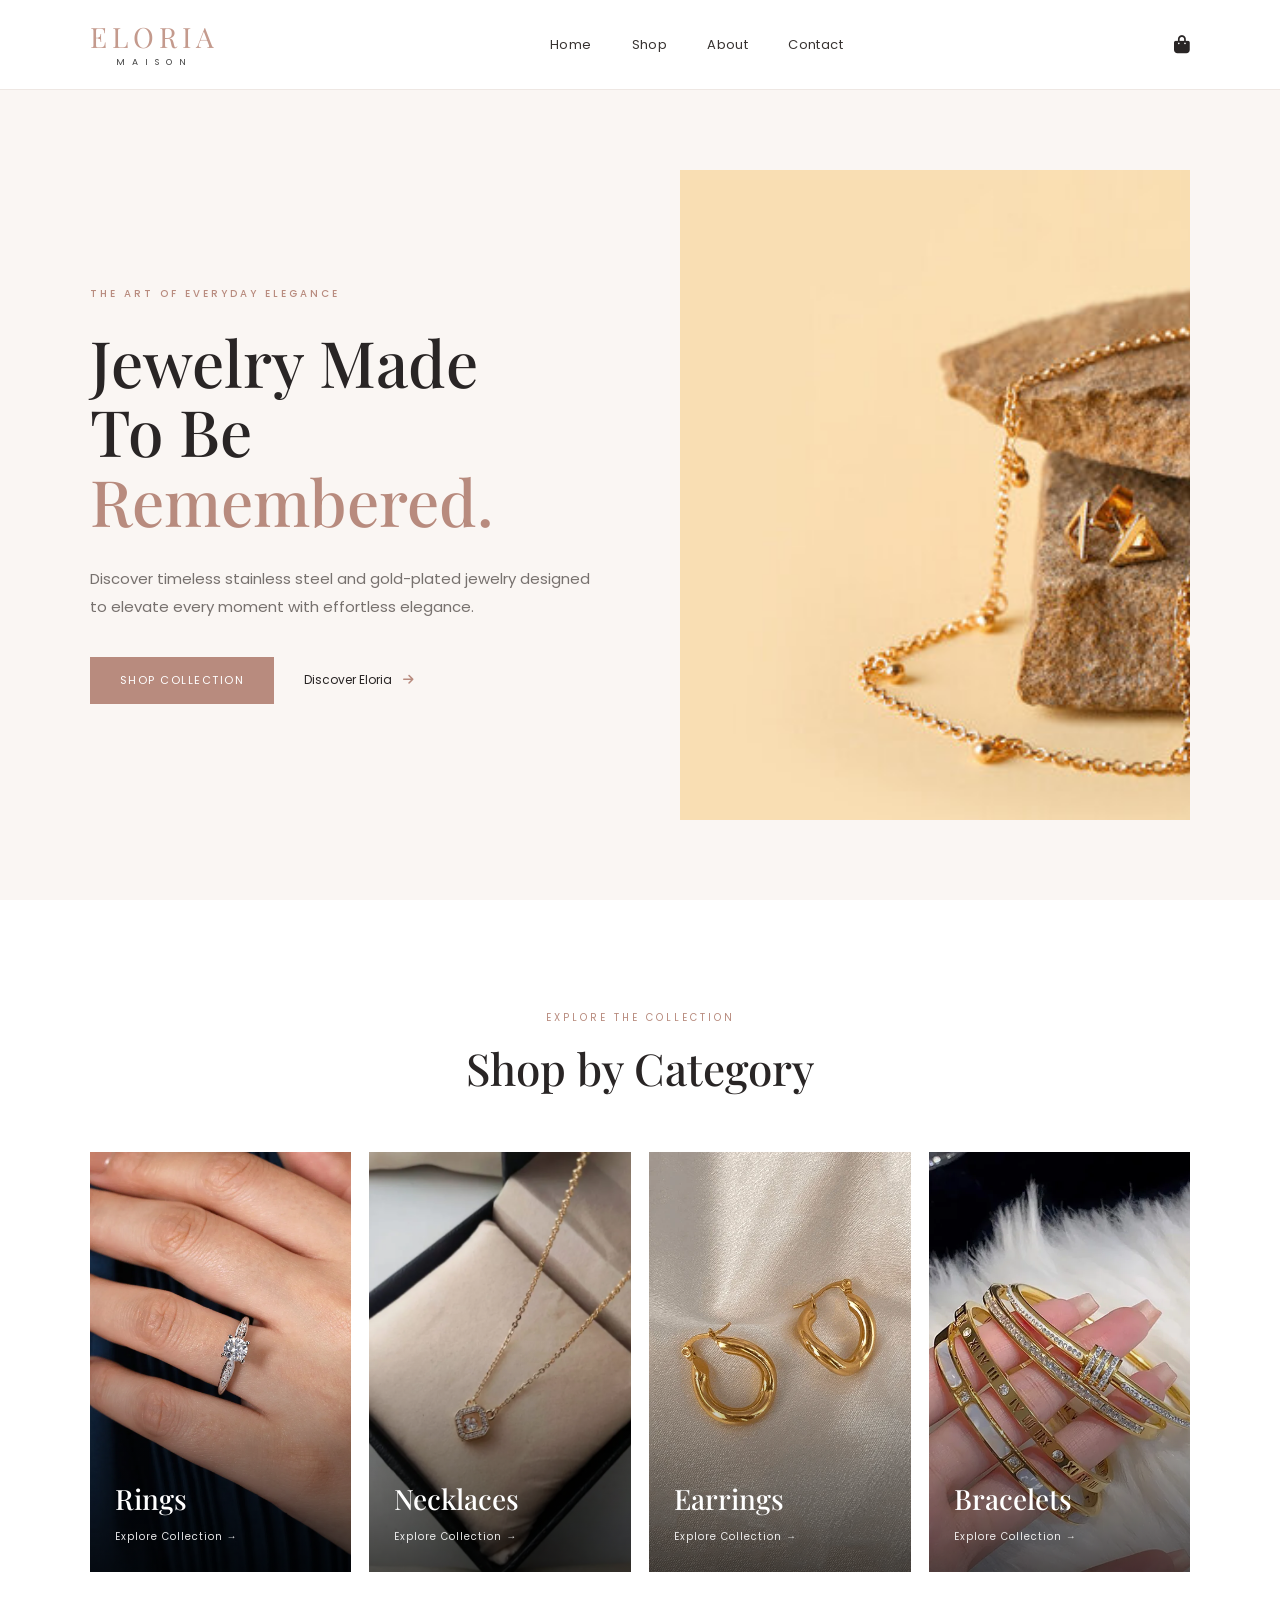
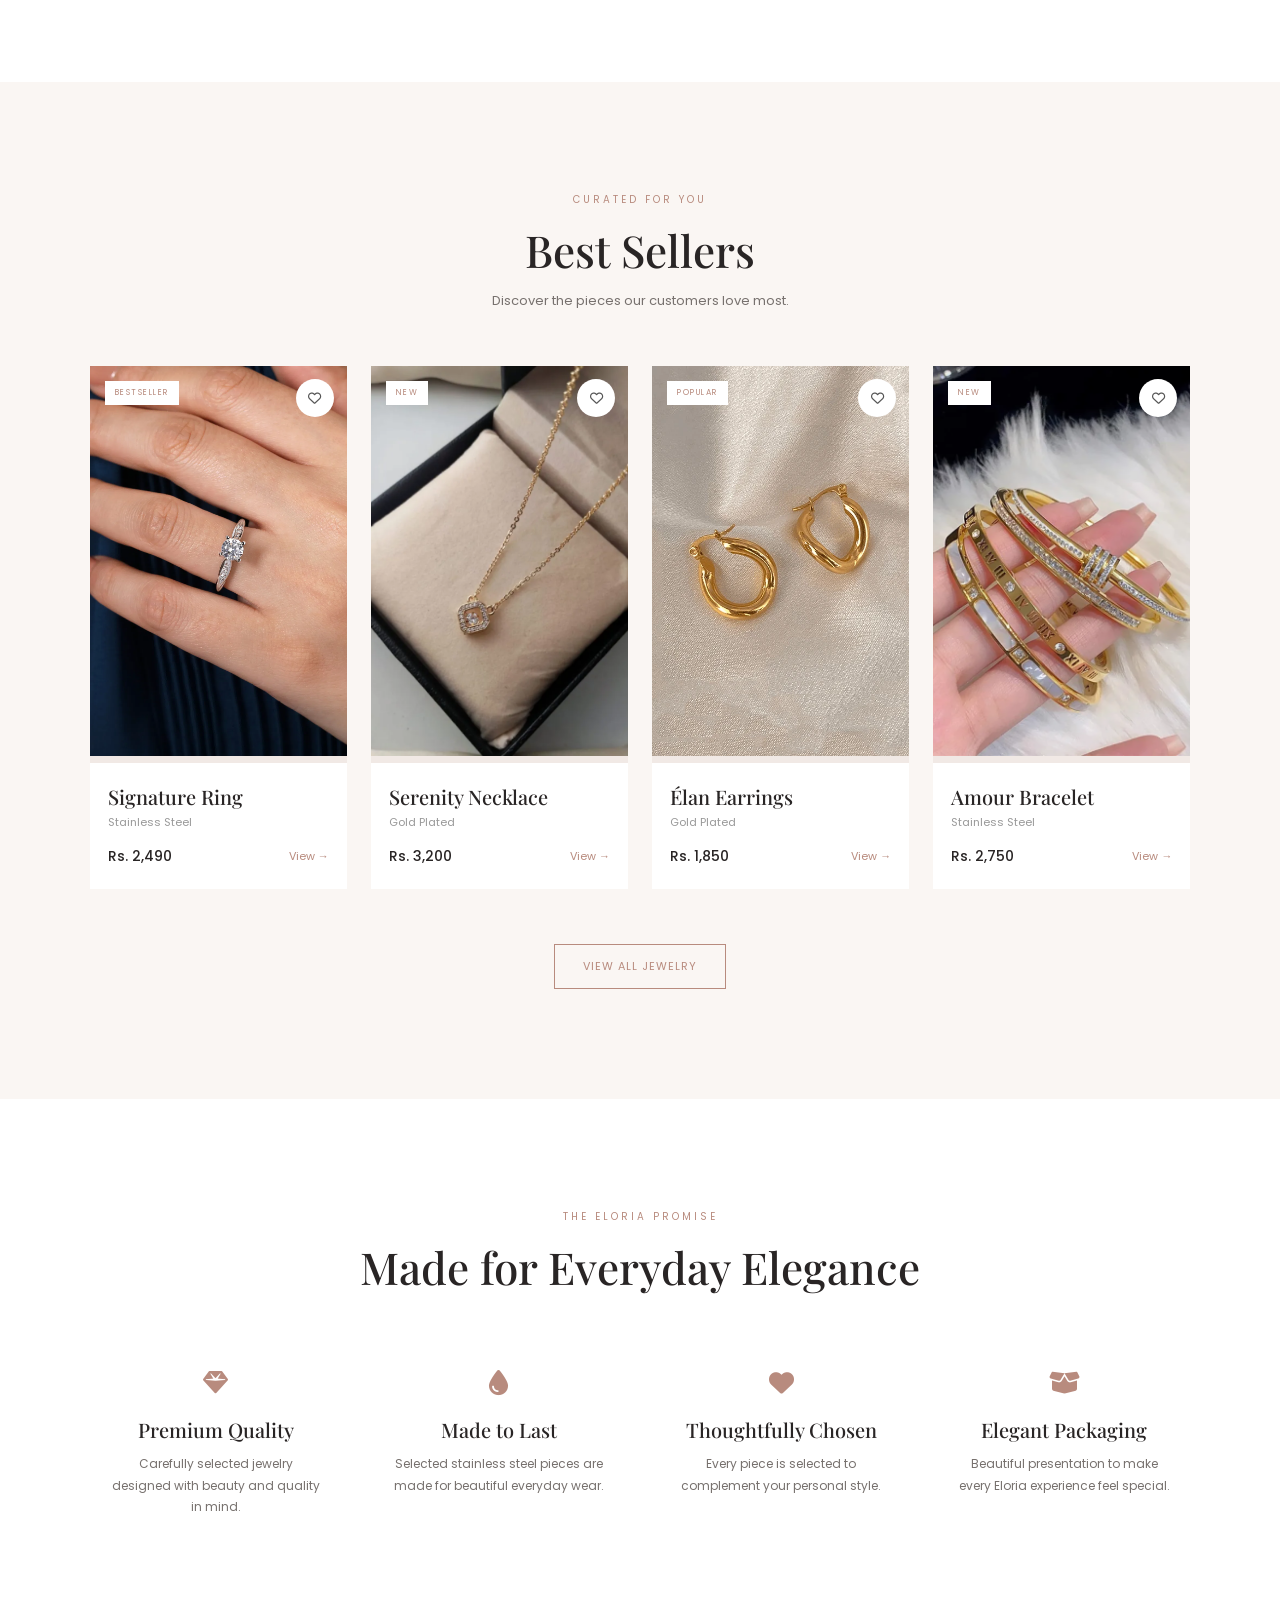
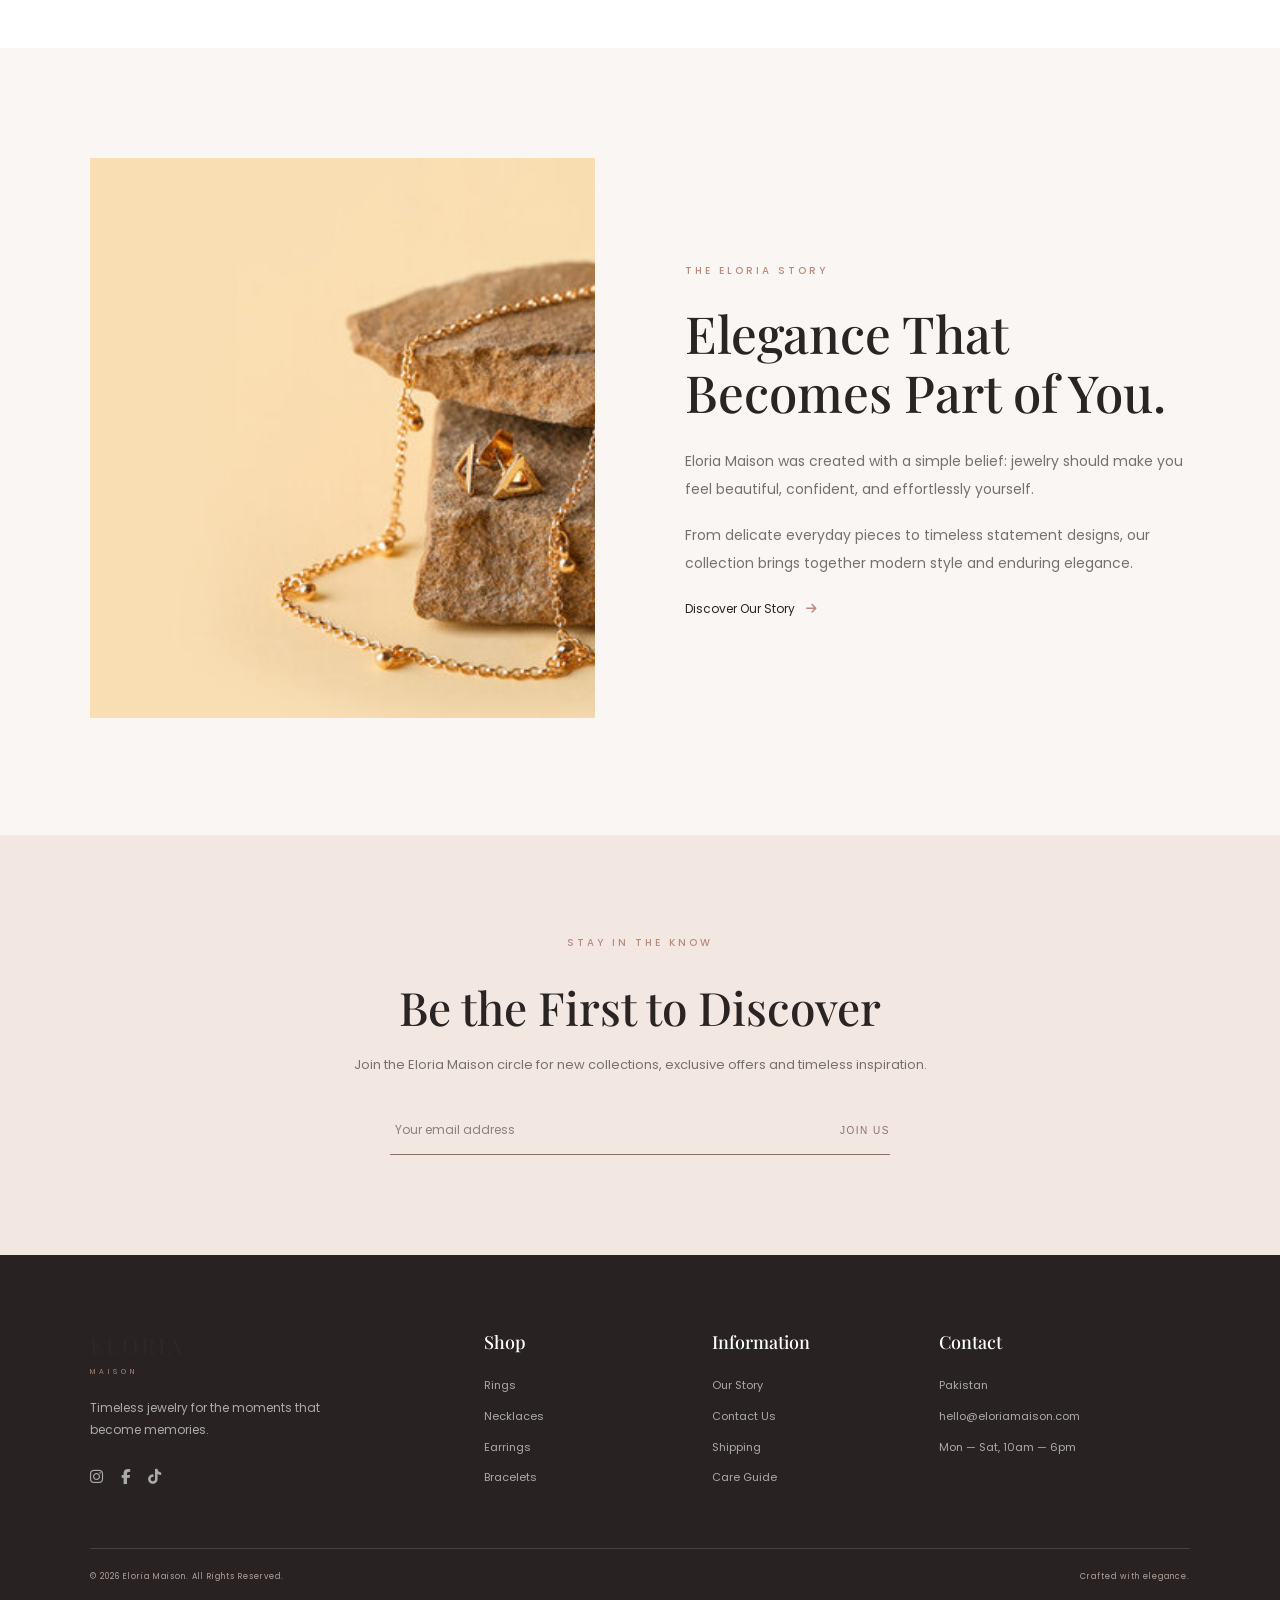
<file: index.html>
<!DOCTYPE html>
<html lang="en">

<head>
    <meta charset="UTF-8">
    <meta name="viewport" content="width=device-width, initial-scale=1.0">

    <title>Eloria Maison | Luxury Jewelry</title>

    <!-- Google Fonts -->
    <link rel="preconnect" href="https://fonts.googleapis.com">
    <link rel="preconnect" href="https://fonts.gstatic.com" crossorigin>

    <link href="https://fonts.googleapis.com/css2?family=Playfair+Display:wght@400;500;600;700&family=Poppins:wght@300;400;500;600&display=swap" rel="stylesheet">

    <!-- Font Awesome -->
    <link rel="stylesheet"
        href="https://cdnjs.cloudflare.com/ajax/libs/font-awesome/6.7.2/css/all.min.css">

    <!-- Our CSS -->
    <link rel="stylesheet" href="css/style.css">
</head>

<body>

    <!-- ================= NAVBAR ================= -->

    <header class="navbar">

        <a href="index.html" class="logo">
            <span>ELORIA</span>
            <small>MAISON</small>
        </a>

        <nav>
            <a href="index.html">Home</a>
            <a href="shop.html">Shop</a>
            <a href="about.html">About</a>
            <a href="contact.html">Contact</a>
        </nav>

        <div class="nav-icons">

            <a href="shop.html">
                <i class="fa-solid fa-bag-shopping"></i>
            </a>

        </div>

    </header>


    <!-- ================= HERO ================= -->

    <main>

        <section class="hero">

            <div class="hero-content">

                <p class="eyebrow">
                    THE ART OF EVERYDAY ELEGANCE
                </p>

                <h1>
                    Jewelry Made<br>
                    To Be <em>Remembered.</em>
                </h1>

                <p class="hero-description">
                    Discover timeless stainless steel and gold-plated
                    jewelry designed to elevate every moment with
                    effortless elegance.
                </p>

                <div class="hero-buttons">

                    <a href="shop.html" class="btn">
                        SHOP COLLECTION
                    </a>

                    <a href="about.html" class="discover">
                        Discover Eloria
                        <i class="fa-solid fa-arrow-right"></i>
                    </a>

                </div>

            </div>


            <div class="hero-image">

                <img src="images/hero.jpg"
                     alt="Eloria Maison luxury jewelry">

            </div>

        </section>

        <!-- ================= CATEGORY SECTION ================= -->

<section class="categories">

    <div class="section-heading">
        <p>EXPLORE THE COLLECTION</p>
        <h2>Shop by Category</h2>
    </div>

    <div class="category-grid">

        <a href="shop.html" class="category-card">
            <img src="images/ring.jpg" alt="Rings">
            <div class="category-content">
                <h3>Rings</h3>
                <span>Explore Collection →</span>
            </div>
        </a>

        <a href="shop.html" class="category-card">
            <img src="images/necklace.jpg" alt="Necklaces">
            <div class="category-content">
                <h3>Necklaces</h3>
                <span>Explore Collection →</span>
            </div>
        </a>

        <a href="shop.html" class="category-card">
            <img src="images/earring.jpg" alt="Earring">
            <div class="category-content">
                <h3>Earrings</h3>
                <span>Explore Collection →</span>
            </div>
        </a>

        <a href="shop.html" class="category-card">
            <img src="images/bracelet.jpg" alt="Bracelets">
            <div class="category-content">
                <h3>Bracelets</h3>
                <span>Explore Collection →</span>
            </div>
        </a>

    </div>

</section>

<!-- ================= BEST SELLERS ================= -->

<section class="products">

    <div class="section-heading">
        <p>CURATED FOR YOU</p>
        <h2>Best Sellers</h2>
        <span class="section-subtitle">
            Discover the pieces our customers love most.
        </span>
    </div>

    <div class="product-grid">

        <!-- Product 1 -->
        <article class="product-card">

            <div class="product-image">

                <span class="product-label">BESTSELLER</span>

                <button class="heart-btn" aria-label="Add to wishlist">
                    <i class="fa-regular fa-heart"></i>
                </button>

                <img src="images/ring.jpg" alt="Eloria Maison Ring">

            </div>

            <div class="product-info">

                <h3>Signature Ring</h3>

                <p>Stainless Steel</p>

                <div class="product-bottom">
                    <strong>Rs. 2,490</strong>
                    <a href="shop.html">View →</a>
                </div>

            </div>

        </article>


        <!-- Product 2 -->
        <article class="product-card">

            <div class="product-image">

                <span class="product-label">NEW</span>

                <button class="heart-btn" aria-label="Add to wishlist">
                    <i class="fa-regular fa-heart"></i>
                </button>

                <img src="images/necklace.jpg" alt="Eloria Maison Necklace">

            </div>

            <div class="product-info">

                <h3>Serenity Necklace</h3>

                <p>Gold Plated</p>

                <div class="product-bottom">
                    <strong>Rs. 3,200</strong>
                    <a href="shop.html">View →</a>
                </div>

            </div>

        </article>


        <!-- Product 3 -->
        <article class="product-card">

            <div class="product-image">

                <span class="product-label">POPULAR</span>

                <button class="heart-btn" aria-label="Add to wishlist">
                    <i class="fa-regular fa-heart"></i>
                </button>

                <img src="images/earring.jpg" alt="Eloria Maison Earrings">

            </div>

            <div class="product-info">

                <h3>Élan Earrings</h3>

                <p>Gold Plated</p>

                <div class="product-bottom">
                    <strong>Rs. 1,850</strong>
                    <a href="shop.html">View →</a>
                </div>

            </div>

        </article>


        <!-- Product 4 -->
        <article class="product-card">

            <div class="product-image">

                <span class="product-label">NEW</span>

                <button class="heart-btn" aria-label="Add to wishlist">
                    <i class="fa-regular fa-heart"></i>
                </button>

                <img src="images/bracelet.jpg" alt="Eloria Maison Bracelet">

            </div>

            <div class="product-info">

                <h3>Amour Bracelet</h3>

                <p>Stainless Steel</p>

                <div class="product-bottom">
                    <strong>Rs. 2,750</strong>
                    <a href="shop.html">View →</a>
                </div>

            </div>

        </article>

    </div>


    <div class="products-button">
        <a href="shop.html" class="btn-outline">
            VIEW ALL JEWELRY
        </a>
    </div>

</section>

<!-- ================= ELORIA PROMISE ================= -->

<section class="promise">

    <div class="section-heading">
        <p>THE ELORIA PROMISE</p>
        <h2>Made for Everyday Elegance</h2>
    </div>

    <div class="promise-grid">

        <div class="promise-item">
            <i class="fa-solid fa-gem"></i>
            <h3>Premium Quality</h3>
            <p>
                Carefully selected jewelry designed with
                beauty and quality in mind.
            </p>
        </div>

        <div class="promise-item">
            <i class="fa-solid fa-droplet"></i>
            <h3>Made to Last</h3>
            <p>
                Selected stainless steel pieces are made
                for beautiful everyday wear.
            </p>
        </div>

        <div class="promise-item">
            <i class="fa-solid fa-heart"></i>
            <h3>Thoughtfully Chosen</h3>
            <p>
                Every piece is selected to complement
                your personal style.
            </p>
        </div>

        <div class="promise-item">
            <i class="fa-solid fa-box-open"></i>
            <h3>Elegant Packaging</h3>
            <p>
                Beautiful presentation to make every
                Eloria experience feel special.
            </p>
        </div>

    </div>

</section>


<!-- ================= BRAND STORY ================= -->

<section class="brand-story">

    <div class="story-image">
        <img src="images/hero.jpg" alt="Eloria Maison Jewelry">
    </div>

    <div class="story-content">

        <p class="eyebrow">THE ELORIA STORY</p>

        <h2>Elegance That Becomes Part of You.</h2>

        <p>
            Eloria Maison was created with a simple belief:
            jewelry should make you feel beautiful, confident,
            and effortlessly yourself.
        </p>

        <p>
            From delicate everyday pieces to timeless statement
            designs, our collection brings together modern style
            and enduring elegance.
        </p>

        <a href="about.html" class="discover">
            Discover Our Story
            <i class="fa-solid fa-arrow-right"></i>
        </a>

    </div>

</section>

<!-- ================= NEWSLETTER ================= -->

<section class="newsletter">

    <div class="newsletter-content">

        <p class="eyebrow">STAY IN THE KNOW</p>

        <h2>Be the First to Discover</h2>

        <p>
            Join the Eloria Maison circle for new collections,
            exclusive offers and timeless inspiration.
        </p>

        <form class="newsletter-form">

            <input
                type="email"
                placeholder="Your email address"
                required
            >

            <button type="submit">
                JOIN US
            </button>

        </form>

    </div>

</section>


<!-- ================= FOOTER ================= -->

<footer class="footer">

    <div class="footer-main">

        <!-- BRAND -->

        <div class="footer-brand">

            <a href="index.html" class="footer-logo">
                ELORIA
                <span>MAISON</span>
            </a>

            <p>
                Timeless jewelry for the moments
                that become memories.
            </p>

            <div class="social-icons">

                <a href="#" aria-label="Instagram">
                    <i class="fa-brands fa-instagram"></i>
                </a>

                <a href="#" aria-label="Facebook">
                    <i class="fa-brands fa-facebook-f"></i>
                </a>

                <a href="#" aria-label="TikTok">
                    <i class="fa-brands fa-tiktok"></i>
                </a>

            </div>

        </div>


        <!-- SHOP -->

        <div class="footer-column">

            <h3>Shop</h3>

            <a href="shop.html">Rings</a>
            <a href="shop.html">Necklaces</a>
            <a href="shop.html">Earrings</a>
            <a href="shop.html">Bracelets</a>

        </div>


        <!-- INFORMATION -->

        <div class="footer-column">

            <h3>Information</h3>

            <a href="about.html">Our Story</a>
            <a href="contact.html">Contact Us</a>
            <a href="contact.html">Shipping</a>
            <a href="contact.html">Care Guide</a>

        </div>


        <!-- CONTACT -->

        <div class="footer-column">

            <h3>Contact</h3>

            <p>Pakistan</p>
            <p>hello@eloriamaison.com</p>
            <p>Mon — Sat, 10am — 6pm</p>

        </div>

    </div>


    <div class="footer-bottom">

        <p>
            © 2026 Eloria Maison. All Rights Reserved.
        </p>

        <p>
            Crafted with elegance.
        </p>

    </div>

</footer>

    </main>


    <script src="js/script.js"></script>

</body>

</html>
</file>
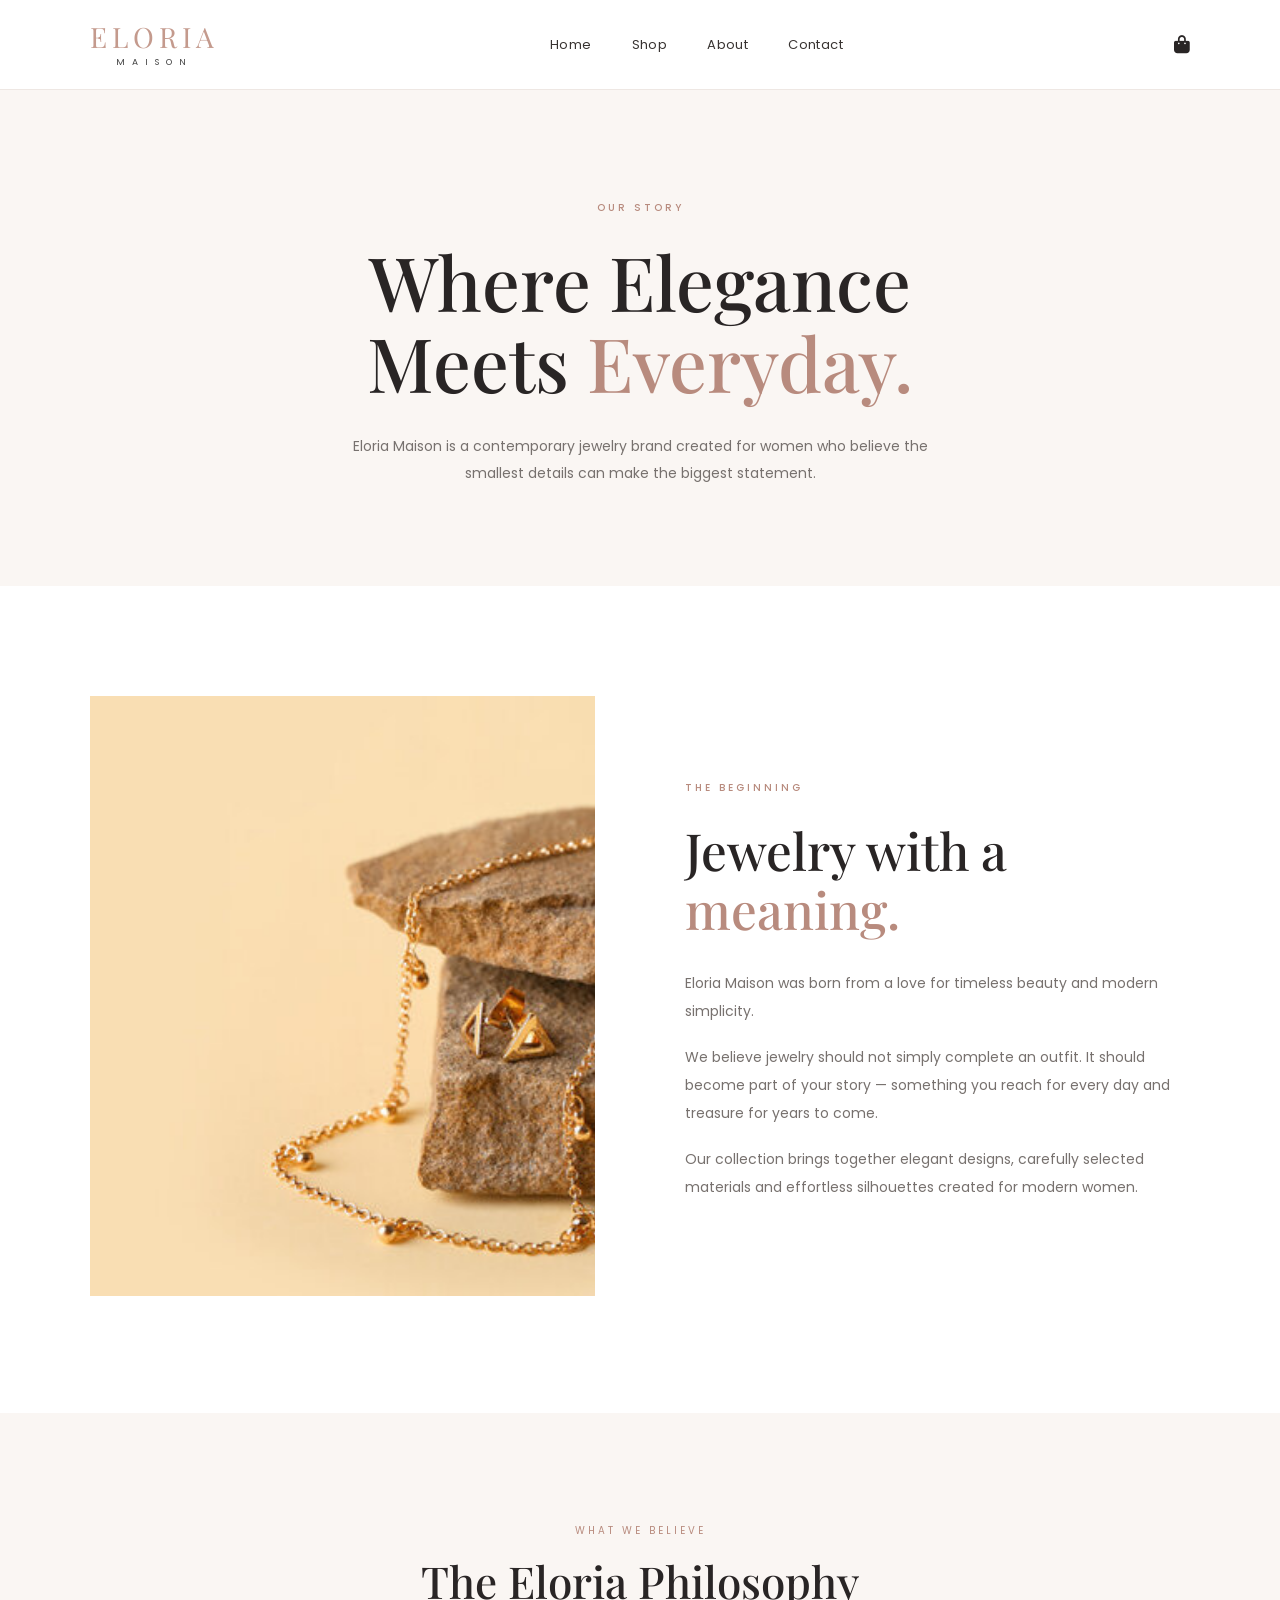
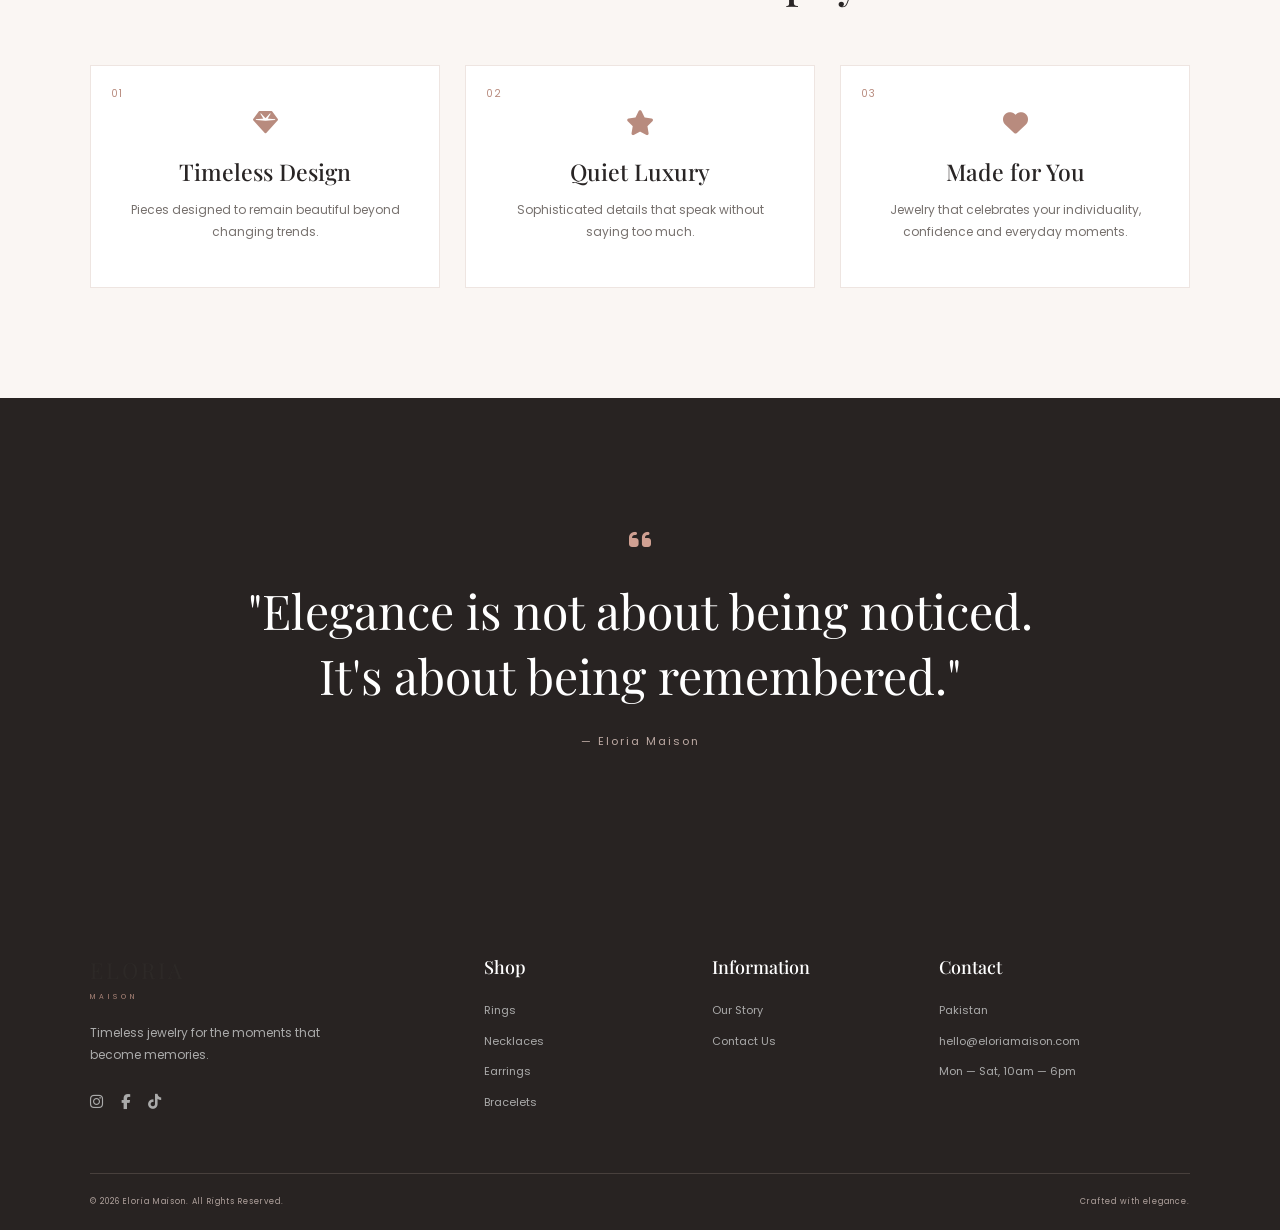
<file: about.html>
<!DOCTYPE html>
<html lang="en">

<head>
    <meta charset="UTF-8">
    <meta name="viewport" content="width=device-width, initial-scale=1.0">

    <title>About Us | Eloria Maison</title>

    <link rel="preconnect" href="https://fonts.googleapis.com">
    <link rel="preconnect" href="https://fonts.gstatic.com" crossorigin>

    <link href="https://fonts.googleapis.com/css2?family=Playfair+Display:wght@400;500;600&family=Poppins:wght@300;400;500&display=swap" rel="stylesheet">

    <link rel="stylesheet"
        href="https://cdnjs.cloudflare.com/ajax/libs/font-awesome/6.7.2/css/all.min.css">

    <link rel="stylesheet" href="css/style.css">
</head>

<body>

    <!-- NAVBAR -->

    <header class="navbar">

        <a href="index.html" class="logo">
            <span>ELORIA</span>
            <small>MAISON</small>
        </a>

        <nav>
            <a href="index.html">Home</a>
            <a href="shop.html">Shop</a>
            <a href="about.html">About</a>
            <a href="contact.html">Contact</a>
        </nav>

        <div class="nav-icons">
            <a href="shop.html">
                <i class="fa-solid fa-bag-shopping"></i>
            </a>
        </div>

    </header>


    <!-- ABOUT HERO -->

    <section class="about-hero">

        <p class="eyebrow">OUR STORY</p>

        <h1>
            Where Elegance<br>
            Meets <em>Everyday.</em>
        </h1>

        <p>
            Eloria Maison is a contemporary jewelry brand
            created for women who believe the smallest details
            can make the biggest statement.
        </p>

    </section>


    <!-- OUR STORY -->

    <section class="about-story">

        <div class="about-image">

            <img src="images/hero.jpg"
                 alt="Eloria Maison Jewelry">

        </div>


        <div class="about-text">

            <p class="eyebrow">THE BEGINNING</p>

            <h2>
                Jewelry with a
                <em>meaning.</em>
            </h2>

            <p>
                Eloria Maison was born from a love for timeless
                beauty and modern simplicity.
            </p>

            <p>
                We believe jewelry should not simply complete
                an outfit. It should become part of your story —
                something you reach for every day and treasure
                for years to come.
            </p>

            <p>
                Our collection brings together elegant designs,
                carefully selected materials and effortless
                silhouettes created for modern women.
            </p>

        </div>

    </section>


    <!-- VALUES -->

    <section class="about-values">

        <div class="section-heading">

            <p>WHAT WE BELIEVE</p>

            <h2>The Eloria Philosophy</h2>

        </div>


        <div class="values-grid">

            <div class="value-card">

                <span>01</span>

                <i class="fa-solid fa-gem"></i>

                <h3>Timeless Design</h3>

                <p>
                    Pieces designed to remain beautiful
                    beyond changing trends.
                </p>

            </div>


            <div class="value-card">

                <span>02</span>

                <i class="fa-solid fa-star"></i>

                <h3>Quiet Luxury</h3>

                <p>
                    Sophisticated details that speak
                    without saying too much.
                </p>

            </div>


            <div class="value-card">

                <span>03</span>

                <i class="fa-solid fa-heart"></i>

                <h3>Made for You</h3>

                <p>
                    Jewelry that celebrates your individuality,
                    confidence and everyday moments.
                </p>

            </div>

        </div>

    </section>


    <!-- QUOTE -->

    <section class="about-quote">

        <div>

            <i class="fa-solid fa-quote-left"></i>

            <h2>
                "Elegance is not about being noticed.
                It's about being remembered."
            </h2>

            <p>— Eloria Maison</p>

        </div>

    </section>


    <!-- FOOTER -->

    <footer class="footer">

        <div class="footer-main">

            <div class="footer-brand">

                <a href="index.html" class="footer-logo">
                    ELORIA
                    <span>MAISON</span>
                </a>

                <p>
                    Timeless jewelry for the moments
                    that become memories.
                </p>

                <div class="social-icons">

                    <a href="#">
                        <i class="fa-brands fa-instagram"></i>
                    </a>

                    <a href="#">
                        <i class="fa-brands fa-facebook-f"></i>
                    </a>

                    <a href="#">
                        <i class="fa-brands fa-tiktok"></i>
                    </a>

                </div>

            </div>


            <div class="footer-column">

                <h3>Shop</h3>

                <a href="shop.html">Rings</a>
                <a href="shop.html">Necklaces</a>
                <a href="shop.html">Earrings</a>
                <a href="shop.html">Bracelets</a>

            </div>


            <div class="footer-column">

                <h3>Information</h3>

                <a href="about.html">Our Story</a>
                <a href="contact.html">Contact Us</a>

            </div>


            <div class="footer-column">

                <h3>Contact</h3>

                <p>Pakistan</p>
                <p>hello@eloriamaison.com</p>
                <p>Mon — Sat, 10am — 6pm</p>

            </div>

        </div>


        <div class="footer-bottom">

            <p>© 2026 Eloria Maison. All Rights Reserved.</p>

            <p>Crafted with elegance.</p>

        </div>

    </footer>


    <script src="js/script.js"></script>

</body>

</html>
</file>
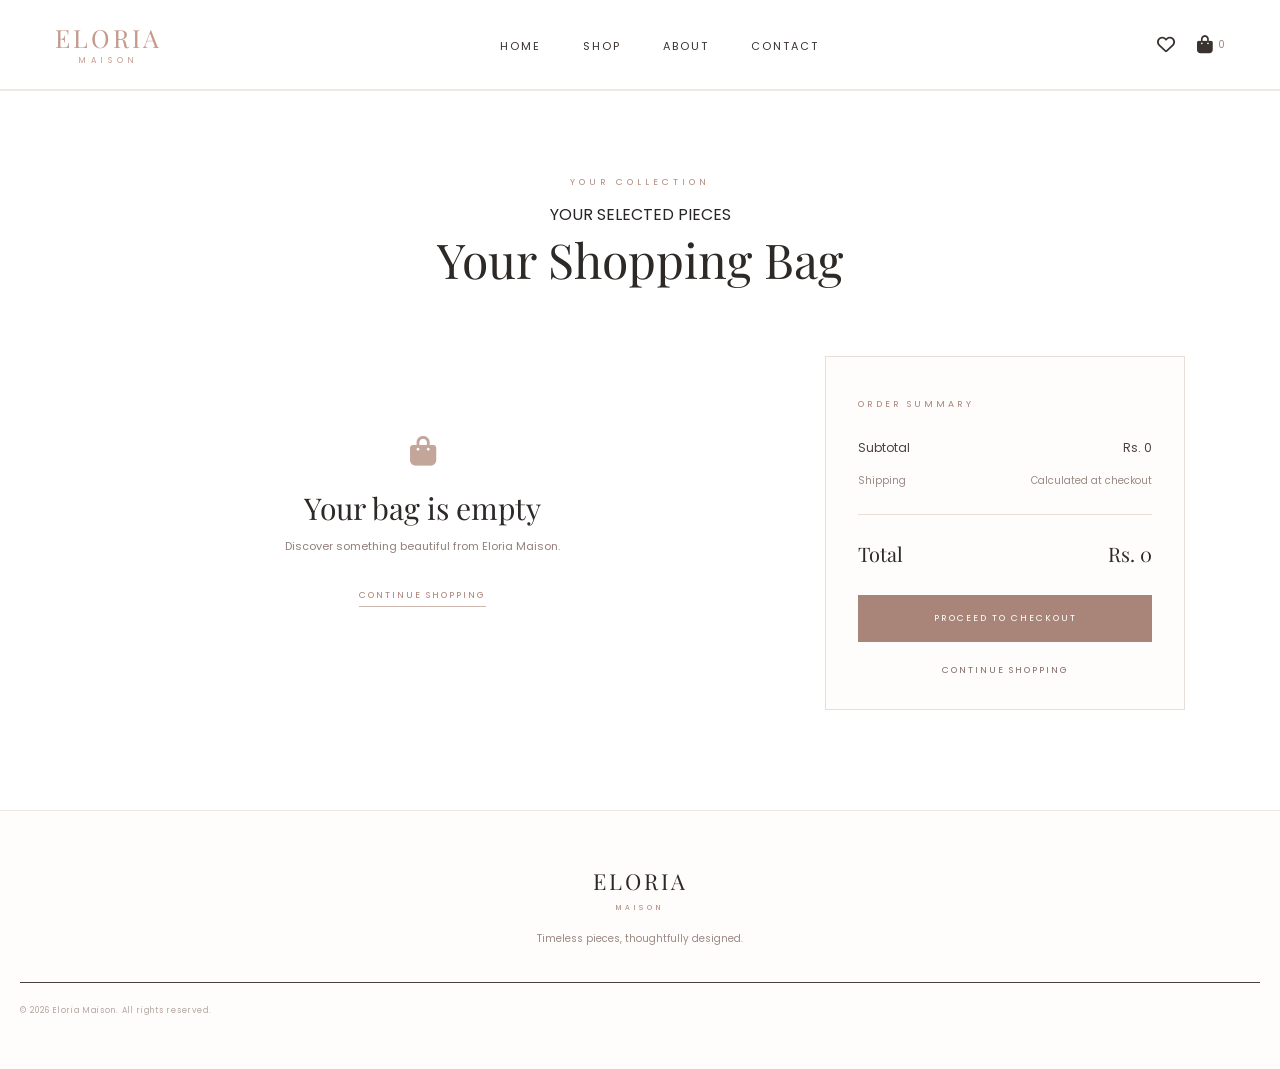
<file: cart.html>
<!DOCTYPE html>
<html lang="en">

<head>
    <meta charset="UTF-8">
    <meta name="viewport" content="width=device-width, initial-scale=1.0">

    <title>Eloria Maison | Shopping Bag</title>

    <!-- YOUR MAIN CSS -->
    <link rel="stylesheet" href="css/style.css">

    <!-- Google Fonts -->
    <link rel="preconnect" href="https://fonts.googleapis.com">
    <link rel="preconnect" href="https://fonts.gstatic.com" crossorigin>

    <link
        href="https://fonts.googleapis.com/css2?family=Playfair+Display:wght@400;500;600&family=Poppins:wght@300;400;500&display=swap"
        rel="stylesheet">

    <!-- Font Awesome -->
    <link
        rel="stylesheet"
        href="https://cdnjs.cloudflare.com/ajax/libs/font-awesome/6.7.2/css/all.min.css">
</head>

<body>

    <!-- ================= NAVBAR ================= -->

    <header class="site-header">

        <nav class="navbar">

            <div class="logo">
                <a href="index.html">
                    ELORIA
                    <span>MAISON</span>
                </a>
            </div>

            <ul class="nav-links">
                <li>
                    <a href="index.html">Home</a>
                </li>

                <li>
                    <a href="shop.html">Shop</a>
                </li>

                <li>
                    <a href="about.html">About</a>
                </li>

                <li>
                    <a href="contact.html">Contact</a>
                </li>
            </ul>

            <div class="nav-icons">

                <a href="shop.html" class="nav-icon">
                    <i class="fa-regular fa-heart"></i>
                </a>

                <a href="cart.html" class="nav-icon cart-icon">
                    <i class="fa-solid fa-bag-shopping"></i>
                    <span id="cart-count">0</span>
                </a>

            </div>

        </nav>

    </header>


    <!-- ================= CART PAGE ================= -->

    <main class="luxury-cart">

        <section class="cart-hero">

            <p class="cart-eyebrow">
                YOUR COLLECTION
            </p>

            <div class="cart-heading">
    <p>YOUR SELECTED PIECES</p>
    <h1>Your Shopping Bag</h1>
    <span></span>
</div>

           

        </section>


        <section class="cart-content">

            <!-- PRODUCTS -->

            <div class="cart-products">

                <div id="cartItems"></div>

            </div>


            <!-- SUMMARY -->

            <aside class="cart-summary">

                <div class="summary-top">

                    <span>
                        ORDER SUMMARY
                    </span>

                </div>

                <div class="summary-row">
                    <span>Subtotal</span>

                    <span id="cartTotal">
                        Rs. 0
                    </span>
                </div>

                <div class="summary-row small">
                    <span>Shipping</span>

                    <span>
                        Calculated at checkout
                    </span>
                </div>

                <div class="summary-divider"></div>

                <div class="summary-total">

                    <span>
                        Total
                    </span>

                    <span id="cartGrandTotal">
                        Rs. 0
                    </span>

                </div>

                <button class="checkout-btn">
                    PROCEED TO CHECKOUT
                </button>

                <a href="shop.html" class="continue-shopping">
                    CONTINUE SHOPPING
                </a>

            </aside>

        </section>

    </main>


    <!-- ================= FOOTER ================= -->

    <footer class="site-footer">

        <div class="footer-logo">
            ELORIA
            <span>MAISON</span>
        </div>

        <p>
            Timeless pieces, thoughtfully designed.
        </p>

        <div class="footer-bottom">
            © 2026 Eloria Maison. All rights reserved.
        </div>

    </footer>


    <script src="js/script.js"></script>

</body>

</html>
</file>
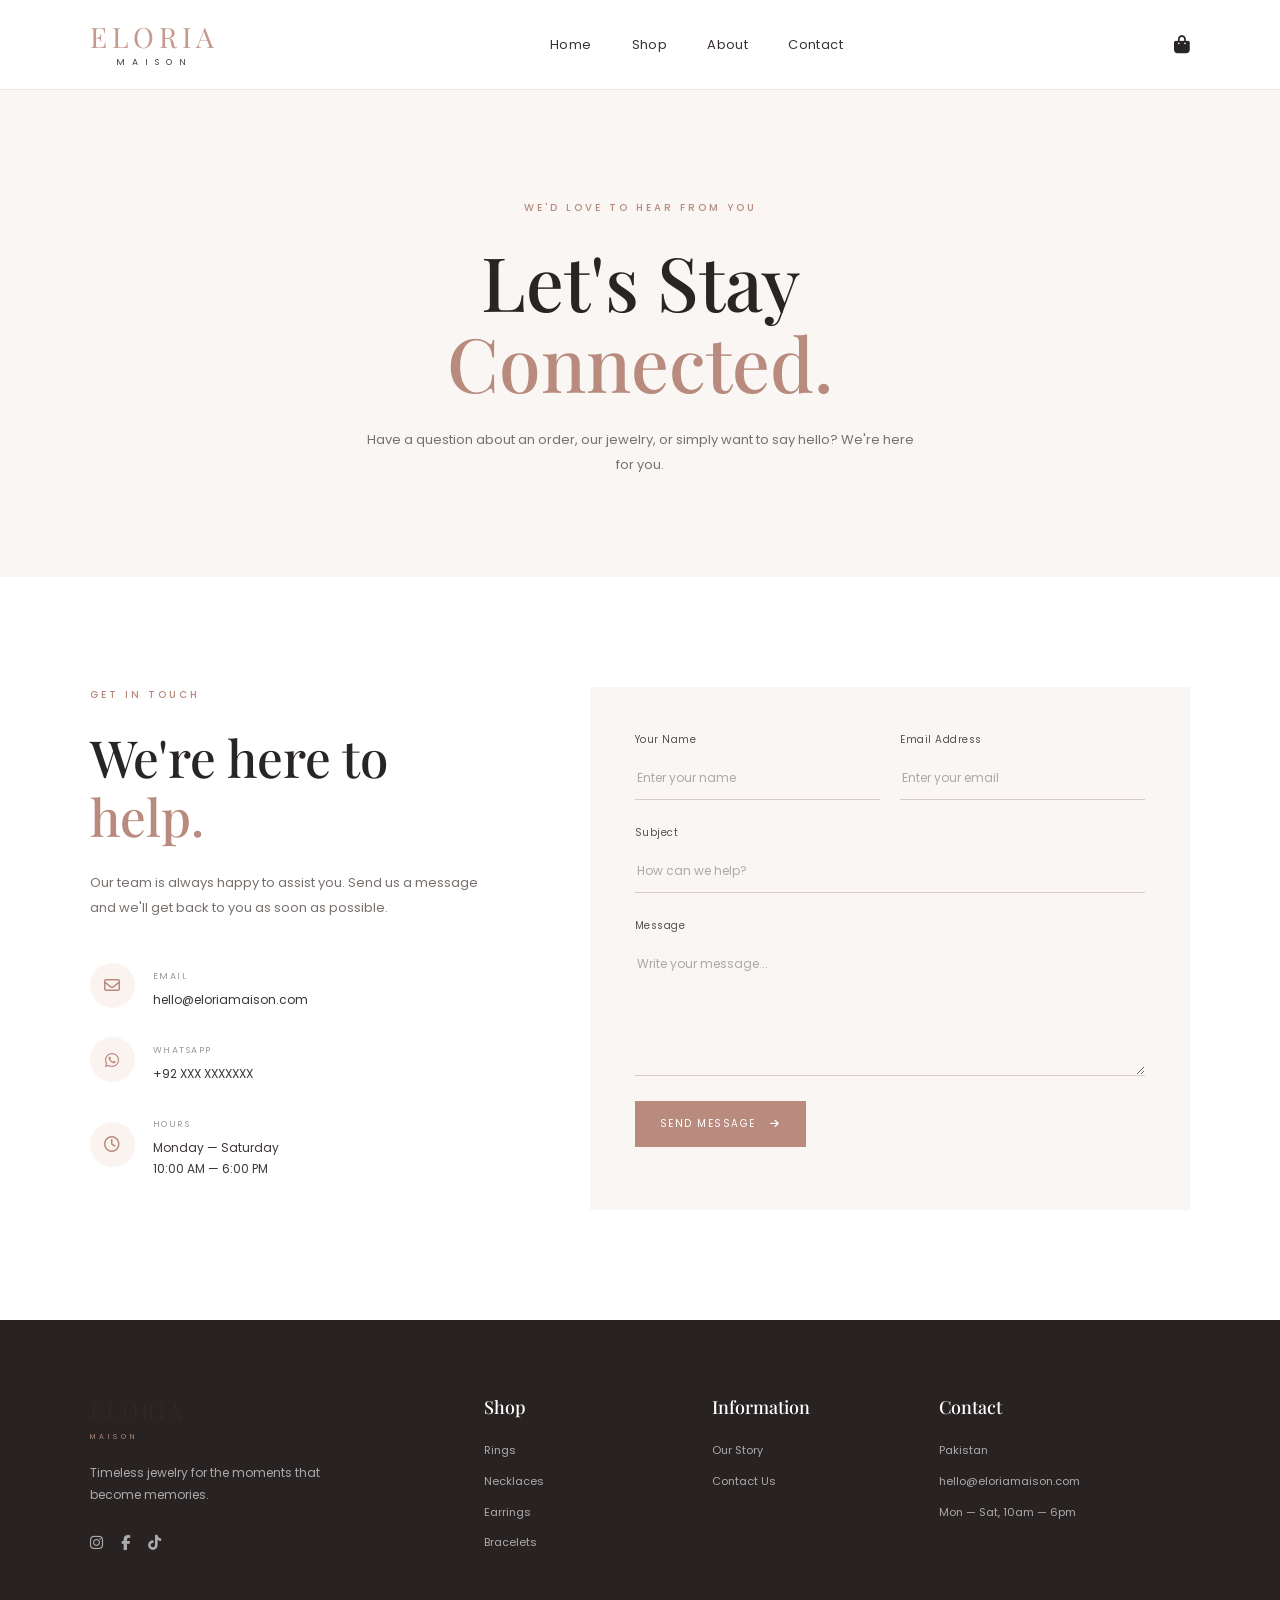
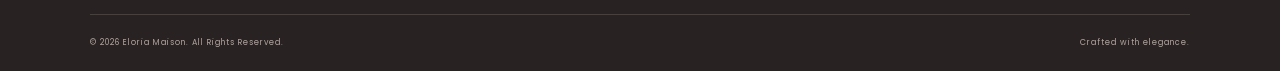
<file: contact.html>
<!DOCTYPE html>
<html lang="en">

<head>
    <meta charset="UTF-8">
    <meta name="viewport" content="width=device-width, initial-scale=1.0">

    <title>Contact | Eloria Maison</title>

    <link rel="preconnect" href="https://fonts.googleapis.com">
    <link rel="preconnect" href="https://fonts.gstatic.com" crossorigin>

    <link href="https://fonts.googleapis.com/css2?family=Playfair+Display:wght@400;500;600&family=Poppins:wght@300;400;500&display=swap" rel="stylesheet">

    <link rel="stylesheet"
        href="https://cdnjs.cloudflare.com/ajax/libs/font-awesome/6.7.2/css/all.min.css">

    <link rel="stylesheet" href="css/style.css">
</head>

<body>

    <!-- NAVBAR -->

    <header class="navbar">

        <a href="index.html" class="logo">
            <span>ELORIA</span>
            <small>MAISON</small>
        </a>

        <nav>
            <a href="index.html">Home</a>
            <a href="shop.html">Shop</a>
            <a href="about.html">About</a>
            <a href="contact.html">Contact</a>
        </nav>

        <div class="nav-icons">
            <a href="shop.html">
                <i class="fa-solid fa-bag-shopping"></i>
            </a>
        </div>

    </header>


    <!-- CONTACT HERO -->

    <section class="contact-hero">

        <p class="eyebrow">WE'D LOVE TO HEAR FROM YOU</p>

        <h1>
            Let's Stay<br>
            <em>Connected.</em>
        </h1>

        <p>
            Have a question about an order, our jewelry,
            or simply want to say hello? We're here for you.
        </p>

    </section>


    <!-- CONTACT CONTENT -->

    <section class="contact-section">

        <div class="contact-info">

            <p class="eyebrow">GET IN TOUCH</p>

            <h2>
                We're here to<br>
                <em>help.</em>
            </h2>

            <p class="contact-intro">
                Our team is always happy to assist you.
                Send us a message and we'll get back to you
                as soon as possible.
            </p>


            <div class="contact-detail">

                <div class="contact-icon">
                    <i class="fa-regular fa-envelope"></i>
                </div>

                <div>
                    <span>Email</span>
                    <p>hello@eloriamaison.com</p>
                </div>

            </div>


            <div class="contact-detail">

                <div class="contact-icon">
                    <i class="fa-brands fa-whatsapp"></i>
                </div>

                <div>
                    <span>WhatsApp</span>
                    <p>+92 XXX XXXXXXX</p>
                </div>

            </div>


            <div class="contact-detail">

                <div class="contact-icon">
                    <i class="fa-regular fa-clock"></i>
                </div>

                <div>
                    <span>Hours</span>
                    <p>Monday — Saturday<br>10:00 AM — 6:00 PM</p>
                </div>

            </div>

        </div>


        <!-- CONTACT FORM -->

        <div class="contact-form-wrapper">

            <form class="contact-form" id="contactForm">

                <div class="form-row">

                    <div class="form-group">

                        <label for="name">Your Name</label>

                        <input
                            type="text"
                            id="name"
                            placeholder="Enter your name"
                            required
                        >

                    </div>


                    <div class="form-group">

                        <label for="email">Email Address</label>

                        <input
                            type="email"
                            id="email"
                            placeholder="Enter your email"
                            required
                        >

                    </div>

                </div>


                <div class="form-group">

                    <label for="subject">Subject</label>

                    <input
                        type="text"
                        id="subject"
                        placeholder="How can we help?"
                        required
                    >

                </div>


                <div class="form-group">

                    <label for="message">Message</label>

                    <textarea
                        id="message"
                        rows="6"
                        placeholder="Write your message..."
                        required
                    ></textarea>

                </div>


                <button type="submit" class="contact-btn">
                    SEND MESSAGE
                    <i class="fa-solid fa-arrow-right"></i>
                </button>

            </form>

            <p id="formMessage" class="form-message"></p>

        </div>

    </section>


    <!-- FOOTER -->

    <footer class="footer">

        <div class="footer-main">

            <div class="footer-brand">

                <a href="index.html" class="footer-logo">
                    ELORIA
                    <span>MAISON</span>
                </a>

                <p>
                    Timeless jewelry for the moments
                    that become memories.
                </p>

                <div class="social-icons">

                    <a href="#">
                        <i class="fa-brands fa-instagram"></i>
                    </a>

                    <a href="#">
                        <i class="fa-brands fa-facebook-f"></i>
                    </a>

                    <a href="#">
                        <i class="fa-brands fa-tiktok"></i>
                    </a>

                </div>

            </div>


            <div class="footer-column">

                <h3>Shop</h3>

                <a href="shop.html">Rings</a>
                <a href="shop.html">Necklaces</a>
                <a href="shop.html">Earrings</a>
                <a href="shop.html">Bracelets</a>

            </div>


            <div class="footer-column">

                <h3>Information</h3>

                <a href="about.html">Our Story</a>
                <a href="contact.html">Contact Us</a>

            </div>


            <div class="footer-column">

                <h3>Contact</h3>

                <p>Pakistan</p>
                <p>hello@eloriamaison.com</p>
                <p>Mon — Sat, 10am — 6pm</p>

            </div>

        </div>


        <div class="footer-bottom">

            <p>© 2026 Eloria Maison. All Rights Reserved.</p>

            <p>Crafted with elegance.</p>

        </div>

    </footer>


    <script src="js/script.js"></script>

</body>

</html>
</file>
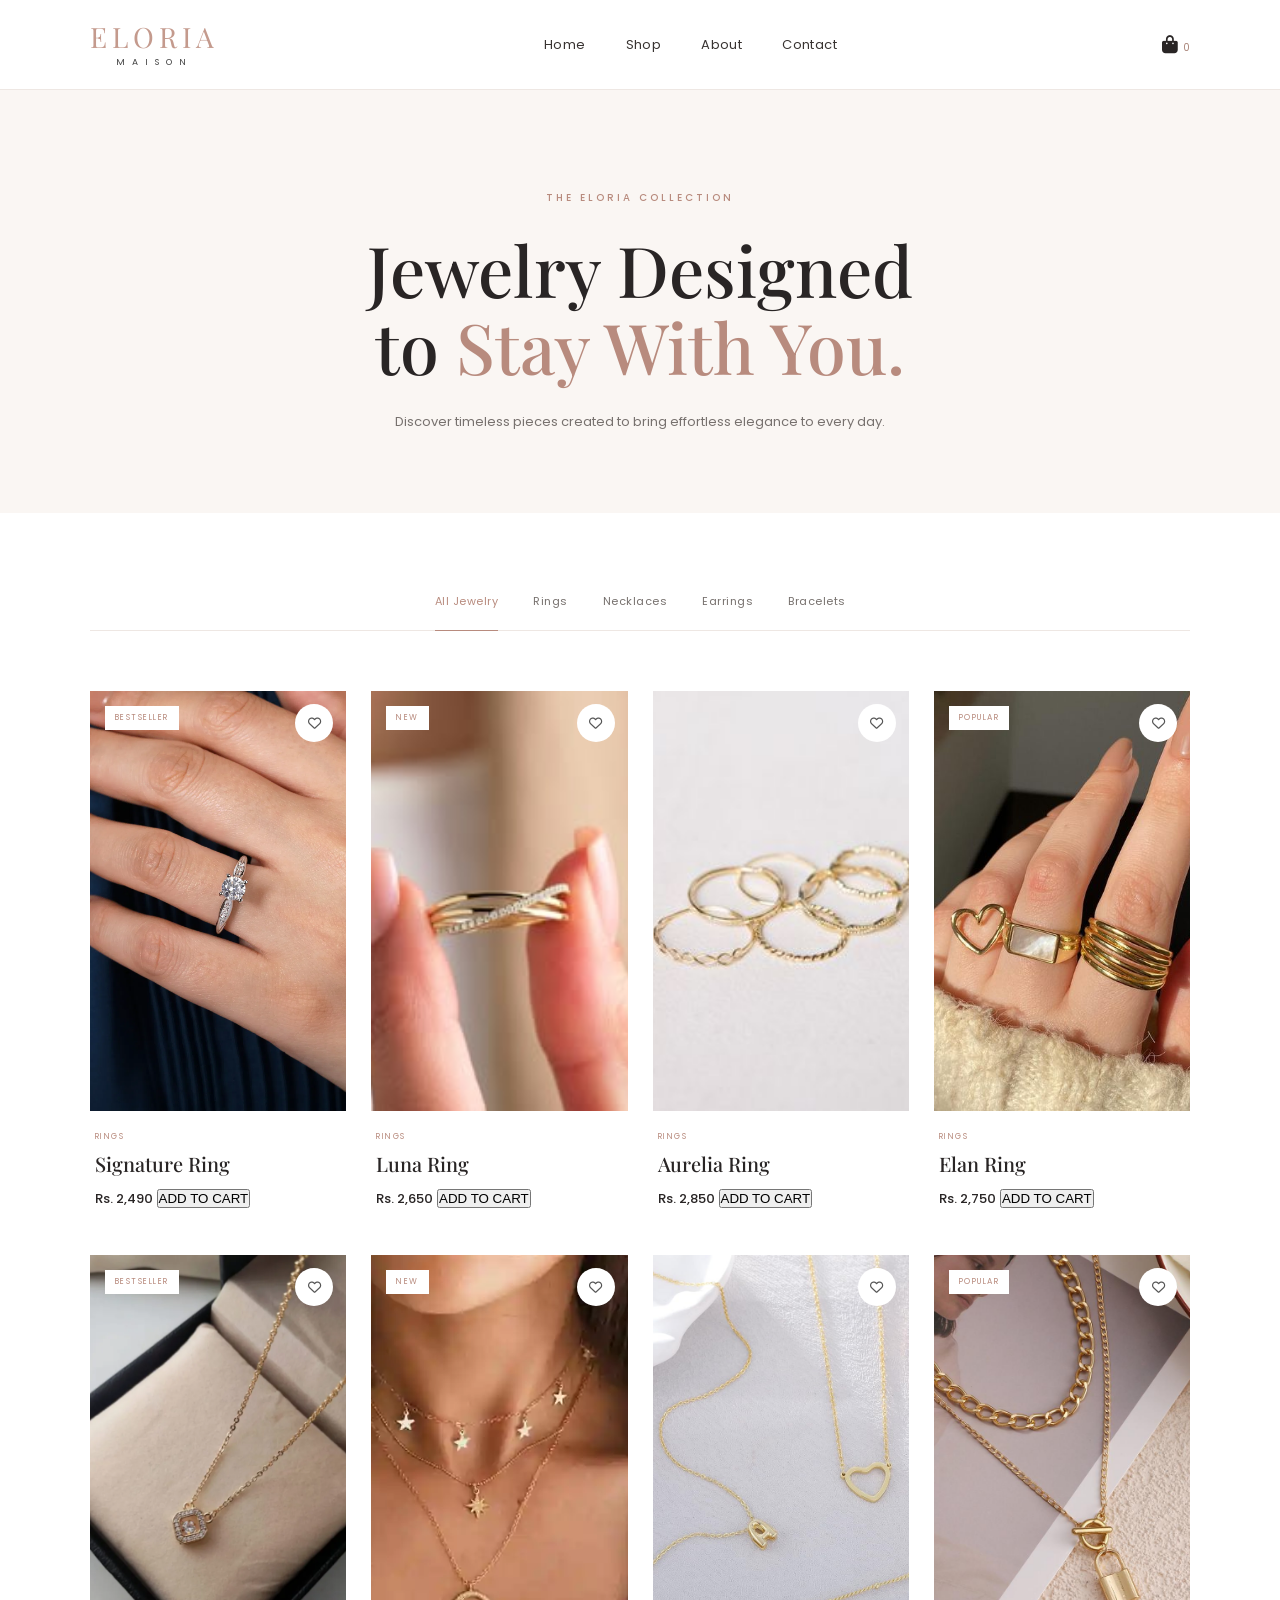
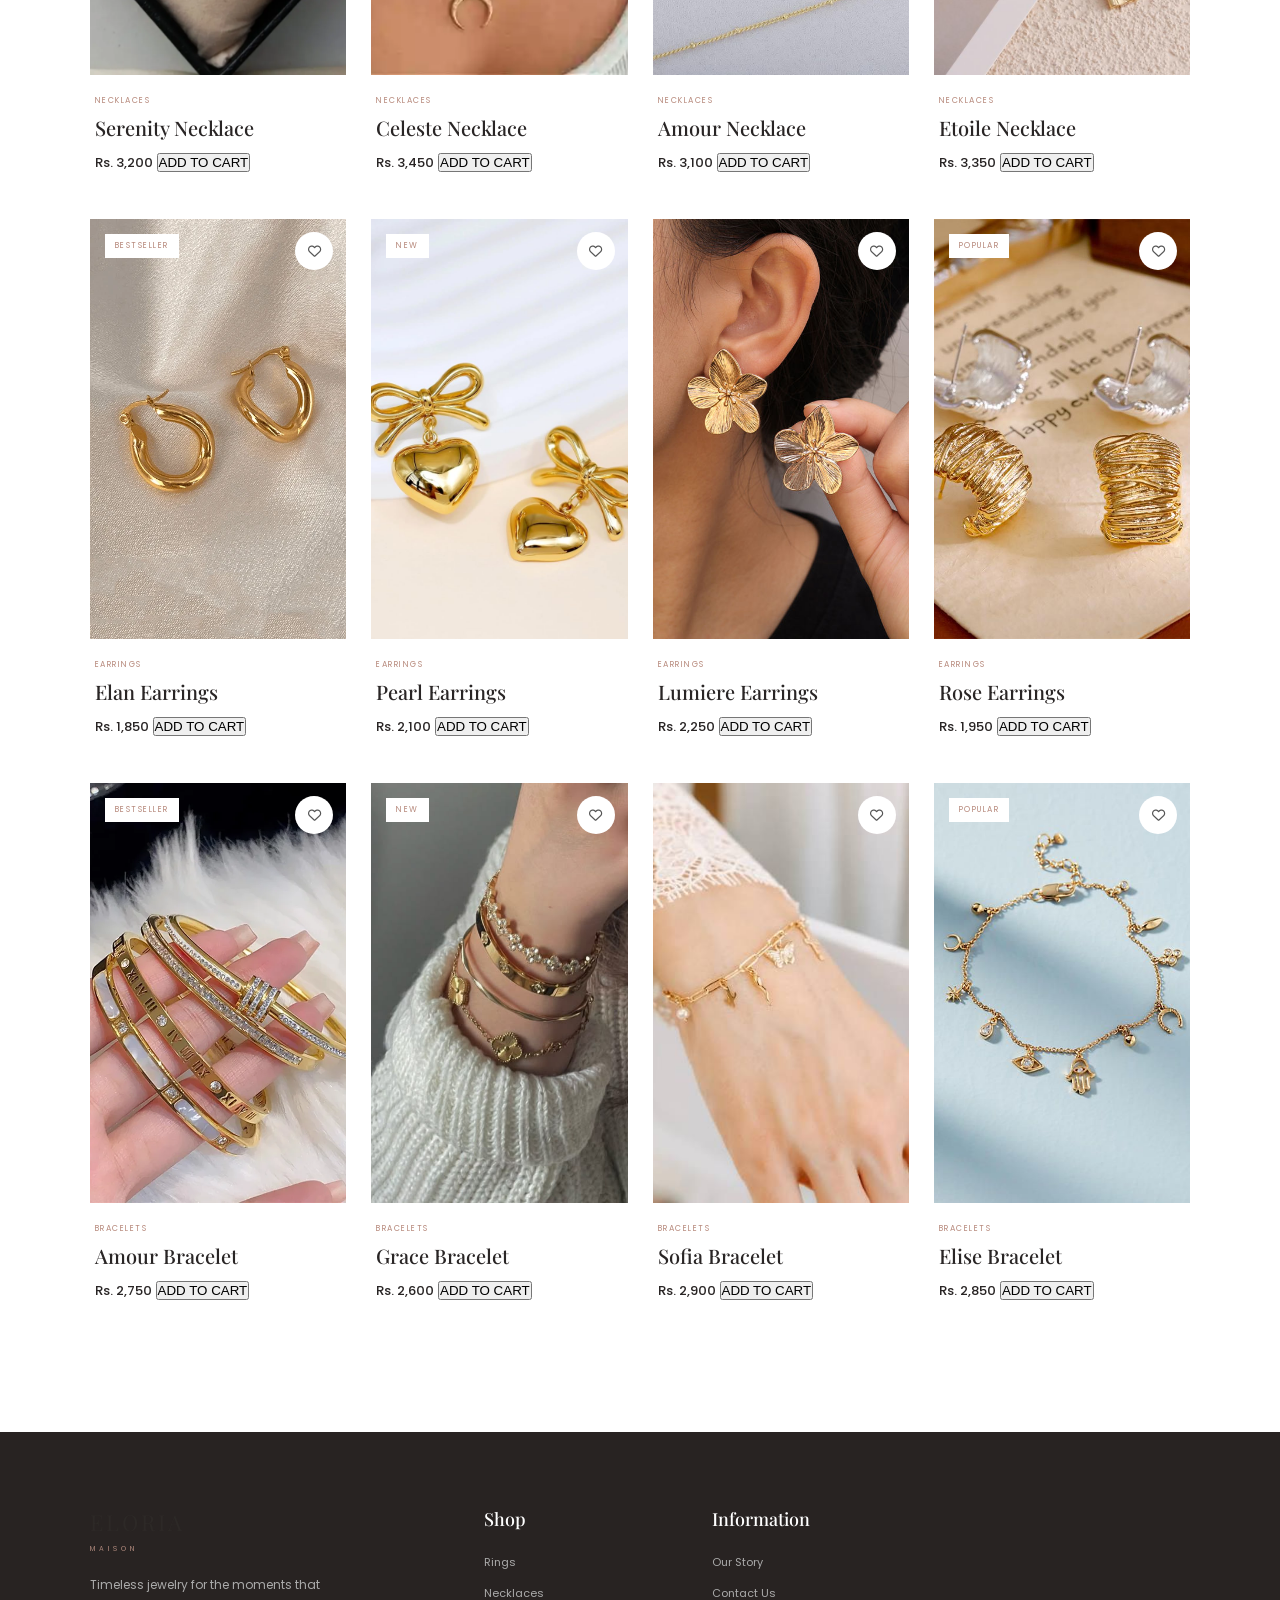
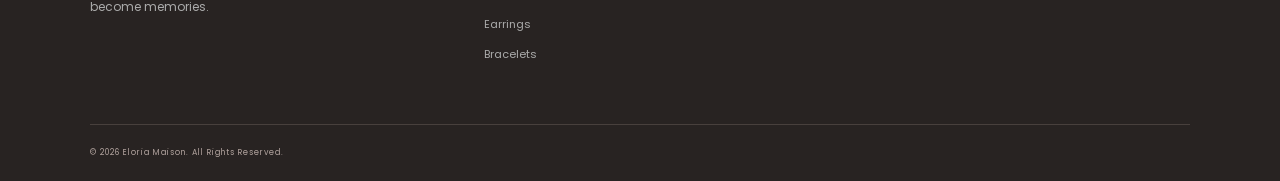
<file: shop.html>
<!DOCTYPE html>
<html lang="en">

<head>
    <meta charset="UTF-8">
    <meta name="viewport" content="width=device-width, initial-scale=1.0">

    <title>Shop | Eloria Maison</title>

    <!-- Google Fonts -->
    <link rel="preconnect" href="https://fonts.googleapis.com">
    <link rel="preconnect" href="https://fonts.gstatic.com" crossorigin>

    <link href="https://fonts.googleapis.com/css2?family=Playfair+Display:wght@400;500;600&family=Poppins:wght@300;400;500&display=swap" rel="stylesheet">

    <!-- Font Awesome -->
    <link rel="stylesheet"
          href="https://cdnjs.cloudflare.com/ajax/libs/font-awesome/6.7.2/css/all.min.css">

    <!-- CSS -->
    <link rel="stylesheet" href="css/style.css">
</head>

<body>

    <!-- ================= NAVBAR ================= -->

    <header class="navbar">

        <a href="index.html" class="logo">
            <span>ELORIA</span>
            <small>MAISON</small>
        </a>

        <nav>
            <a href="index.html">Home</a>
            <a href="shop.html">Shop</a>
            <a href="about.html">About</a>
            <a href="contact.html">Contact</a>
        </nav>

        <div class="nav-icons">

            <a href="cart.html" class="cart-link">
                <i class="fa-solid fa-bag-shopping"></i>
                <span id="cart-count">0</span>
            </a>

        </div>

    </header>


    <!-- ================= SHOP HERO ================= -->

    <section class="shop-header">

        <p class="eyebrow">THE ELORIA COLLECTION</p>

        <h1>
            Jewelry Designed<br>
            to <em>Stay With You.</em>
        </h1>

        <p>
            Discover timeless pieces created to bring
            effortless elegance to every day.
        </p>

    </section>


    <!-- ================= SHOP ================= -->

    <section class="shop-section">

        <!-- FILTERS -->

        <div class="shop-filters">

            <button class="filter active" data-category="all">
                All Jewelry
            </button>

            <button class="filter" data-category="rings">
                Rings
            </button>

            <button class="filter" data-category="necklaces">
                Necklaces
            </button>

            <button class="filter" data-category="earrings">
                Earrings
            </button>

            <button class="filter" data-category="bracelets">
                Bracelets
            </button>

        </div>


        <!-- ================= PRODUCTS ================= -->

        <div class="shop-grid">


            <!-- RING 1 -->

            <article class="shop-product" data-category="rings">

                <div class="shop-product-image">

                    <span>BESTSELLER</span>

                    <button class="heart-btn">
                        <i class="fa-regular fa-heart"></i>
                    </button>

                    <img src="images/ring.jpg"
                         alt="Signature Ring">

                </div>

                <div class="shop-product-info">

                    <p>RINGS</p>

                    <h3>Signature Ring</h3>

                    <strong>Rs. 2,490</strong>

                    <button class="add-cart"
                            data-name="Signature Ring"
                            data-price="2490"
                            data-image="images/ring.jpg">

                        ADD TO CART

                    </button>

                </div>

            </article>


            <!-- RING 2 -->

            <article class="shop-product" data-category="rings">

                <div class="shop-product-image">

                    <span>NEW</span>

                    <button class="heart-btn">
                        <i class="fa-regular fa-heart"></i>
                    </button>

                    <img src="images/ring1.jpg"
                         alt="Luna Ring">

                </div>

                <div class="shop-product-info">

                    <p>RINGS</p>

                    <h3>Luna Ring</h3>

                    <strong>Rs. 2,650</strong>

                    <button class="add-cart"
                            data-name="Luna Ring"
                            data-price="2650"
                            data-image="images/ring1.jpg">

                        ADD TO CART

                    </button>

                </div>

            </article>


            <!-- RING 3 -->

            <article class="shop-product" data-category="rings">

                <div class="shop-product-image">

                    <button class="heart-btn">
                        <i class="fa-regular fa-heart"></i>
                    </button>

                    <img src="images/ring2.jpg"
                         alt="Aurelia Ring">

                </div>

                <div class="shop-product-info">

                    <p>RINGS</p>

                    <h3>Aurelia Ring</h3>

                    <strong>Rs. 2,850</strong>

                    <button class="add-cart"
                            data-name="Aurelia Ring"
                            data-price="2850"
                            data-image="images/ring2.jpg">

                        ADD TO CART

                    </button>

                </div>

            </article>


            <!-- RING 4 -->

            <article class="shop-product" data-category="rings">

                <div class="shop-product-image">

                    <span>POPULAR</span>

                    <button class="heart-btn">
                        <i class="fa-regular fa-heart"></i>
                    </button>

                    <img src="images/ring3.jpg"
                         alt="Elan Ring">

                </div>

                <div class="shop-product-info">

                    <p>RINGS</p>

                    <h3>Elan Ring</h3>

                    <strong>Rs. 2,750</strong>

                    <button class="add-cart"
                            data-name="Elan Ring"
                            data-price="2750"
                            data-image="images/ring3.jpg">

                        ADD TO CART

                    </button>

                </div>

            </article>


            <!-- NECKLACE 1 -->

            <article class="shop-product" data-category="necklaces">

                <div class="shop-product-image">

                    <span>BESTSELLER</span>

                    <button class="heart-btn">
                        <i class="fa-regular fa-heart"></i>
                    </button>

                    <img src="images/necklace.jpg"
                         alt="Serenity Necklace">

                </div>

                <div class="shop-product-info">

                    <p>NECKLACES</p>

                    <h3>Serenity Necklace</h3>

                    <strong>Rs. 3,200</strong>

                    <button class="add-cart"
                            data-name="Serenity Necklace"
                            data-price="3200"
                            data-image="images/necklace.jpg">

                        ADD TO CART

                    </button>

                </div>

            </article>


            <!-- NECKLACE 2 -->

            <article class="shop-product" data-category="necklaces">

                <div class="shop-product-image">

                    <span>NEW</span>

                    <button class="heart-btn">
                        <i class="fa-regular fa-heart"></i>
                    </button>

                    <img src="images/necklace1.jpg"
                         alt="Celeste Necklace">

                </div>

                <div class="shop-product-info">

                    <p>NECKLACES</p>

                    <h3>Celeste Necklace</h3>

                    <strong>Rs. 3,450</strong>

                    <button class="add-cart"
                            data-name="Celeste Necklace"
                            data-price="3450"
                            data-image="images/necklace1.jpg">

                        ADD TO CART

                    </button>

                </div>

            </article>


            <!-- NECKLACE 3 -->

            <article class="shop-product" data-category="necklaces">

                <div class="shop-product-image">

                    <button class="heart-btn">
                        <i class="fa-regular fa-heart"></i>
                    </button>

                    <img src="images/necklace2.jpg"
                         alt="Amour Necklace">

                </div>

                <div class="shop-product-info">

                    <p>NECKLACES</p>

                    <h3>Amour Necklace</h3>

                    <strong>Rs. 3,100</strong>

                    <button class="add-cart"
                            data-name="Amour Necklace"
                            data-price="3100"
                            data-image="images/necklace2.jpg">

                        ADD TO CART

                    </button>

                </div>

            </article>


            <!-- NECKLACE 4 -->

            <article class="shop-product" data-category="necklaces">

                <div class="shop-product-image">

                    <span>POPULAR</span>

                    <button class="heart-btn">
                        <i class="fa-regular fa-heart"></i>
                    </button>

                    <img src="images/necklace3.jpg"
                         alt="Etoile Necklace">

                </div>

                <div class="shop-product-info">

                    <p>NECKLACES</p>

                    <h3>Etoile Necklace</h3>

                    <strong>Rs. 3,350</strong>

                    <button class="add-cart"
                            data-name="Etoile Necklace"
                            data-price="3350"
                            data-image="images/necklace3.jpg">

                        ADD TO CART

                    </button>

                </div>

            </article>


            <!-- EARRINGS 1 -->

            <article class="shop-product" data-category="earrings">

                <div class="shop-product-image">

                    <span>BESTSELLER</span>

                    <button class="heart-btn">
                        <i class="fa-regular fa-heart"></i>
                    </button>

                    <img src="images/earring.jpg"
                         alt="Elan Earrings">

                </div>

                <div class="shop-product-info">

                    <p>EARRINGS</p>

                    <h3>Elan Earrings</h3>

                    <strong>Rs. 1,850</strong>

                    <button class="add-cart"
                            data-name="Elan Earrings"
                            data-price="1850"
                            data-image="images/earrings.jpg">

                        ADD TO CART

                    </button>

                </div>

            </article>


            <!-- EARRINGS 2 -->

            <article class="shop-product" data-category="earrings">

                <div class="shop-product-image">

                    <span>NEW</span>

                    <button class="heart-btn">
                        <i class="fa-regular fa-heart"></i>
                    </button>

                    <img src="images/earring1.jpg"
                         alt="Pearl Earrings">

                </div>

                <div class="shop-product-info">

                    <p>EARRINGS</p>

                    <h3>Pearl Earrings</h3>

                    <strong>Rs. 2,100</strong>

                    <button class="add-cart"
                            data-name="Pearl Earrings"
                            data-price="2100"
                            data-image="images/earring1.jpg">

                        ADD TO CART

                    </button>

                </div>

            </article>


            <!-- EARRINGS 3 -->

            <article class="shop-product" data-category="earrings">

                <div class="shop-product-image">

                    <button class="heart-btn">
                        <i class="fa-regular fa-heart"></i>
                    </button>

                    <img src="images/earring2.jpg"
                         alt="Lumiere Earrings">

                </div>

                <div class="shop-product-info">

                    <p>EARRINGS</p>

                    <h3>Lumiere Earrings</h3>

                    <strong>Rs. 2,250</strong>

                    <button class="add-cart"
                            data-name="Lumiere Earrings"
                            data-price="2250"
                            data-image="images/earring2.jpg">

                        ADD TO CART

                    </button>

                </div>

            </article>


            <!-- EARRINGS 4 -->

            <article class="shop-product" data-category="earrings">

                <div class="shop-product-image">

                    <span>POPULAR</span>

                    <button class="heart-btn">
                        <i class="fa-regular fa-heart"></i>
                    </button>

                    <img src="images/earring3.jpg"
                         alt="Rose Earrings">

                </div>

                <div class="shop-product-info">

                    <p>EARRINGS</p>

                    <h3>Rose Earrings</h3>

                    <strong>Rs. 1,950</strong>

                    <button class="add-cart"
                            data-name="Rose Earrings"
                            data-price="1950"
                            data-image="images/earring3.jpg">

                        ADD TO CART

                    </button>

                </div>

            </article>


            <!-- BRACELET 1 -->

            <article class="shop-product" data-category="bracelets">

                <div class="shop-product-image">

                    <span>BESTSELLER</span>

                    <button class="heart-btn">
                        <i class="fa-regular fa-heart"></i>
                    </button>

                    <img src="images/bracelet.jpg"
                         alt="Amour Bracelet">

                </div>

                <div class="shop-product-info">

                    <p>BRACELETS</p>

                    <h3>Amour Bracelet</h3>

                    <strong>Rs. 2,750</strong>

                    <button class="add-cart"
                            data-name="Amour Bracelet"
                            data-price="2750"
                            data-image="images/bracelet.jpg">

                        ADD TO CART

                    </button>

                </div>

            </article>


            <!-- BRACELET 2 -->

            <article class="shop-product" data-category="bracelets">

                <div class="shop-product-image">

                    <span>NEW</span>

                    <button class="heart-btn">
                        <i class="fa-regular fa-heart"></i>
                    </button>

                    <img src="images/bracelet1.jpg"
                         alt="Grace Bracelet">

                </div>

                <div class="shop-product-info">

                    <p>BRACELETS</p>

                    <h3>Grace Bracelet</h3>

                    <strong>Rs. 2,600</strong>

                    <button class="add-cart"
                            data-name="Grace Bracelet"
                            data-price="2600"
                            data-image="images/bracelet1.jpg">

                        ADD TO CART

                    </button>

                </div>

            </article>


            <!-- BRACELET 3 -->

            <article class="shop-product" data-category="bracelets">

                <div class="shop-product-image">

                    <button class="heart-btn">
                        <i class="fa-regular fa-heart"></i>
                    </button>

                    <img src="images/bracelet2.jpg"
                         alt="Sofia Bracelet">

                </div>

                <div class="shop-product-info">

                    <p>BRACELETS</p>

                    <h3>Sofia Bracelet</h3>

                    <strong>Rs. 2,900</strong>

                    <button class="add-cart"
                            data-name="Sofia Bracelet"
                            data-price="2900"
                            data-image="images/bracelet2.jpg">

                        ADD TO CART

                    </button>

                </div>

            </article>


            <!-- BRACELET 4 -->

            <article class="shop-product" data-category="bracelets">

                <div class="shop-product-image">

                    <span>POPULAR</span>

                    <button class="heart-btn">
                        <i class="fa-regular fa-heart"></i>
                    </button>

                    <img src="images/bracelet3.jpg"
                         alt="Elise Bracelet">

                </div>

                <div class="shop-product-info">

                    <p>BRACELETS</p>

                    <h3>Elise Bracelet</h3>

                    <strong>Rs. 2,850</strong>

                    <button class="add-cart"
                            data-name="Elise Bracelet"
                            data-price="2850"
                            data-image="images/bracelet3.jpg">

                        ADD TO CART

                    </button>

                </div>

            </article>

        </div>

    </section>


    <!-- ================= FOOTER ================= -->

    <footer class="footer">

        <div class="footer-main">

            <div class="footer-brand">

                <a href="index.html" class="footer-logo">
                    ELORIA
                    <span>MAISON</span>
                </a>

                <p>
                    Timeless jewelry for the moments
                    that become memories.
                </p>

            </div>

            <div class="footer-column">

                <h3>Shop</h3>

                <a href="shop.html">Rings</a>
                <a href="shop.html">Necklaces</a>
                <a href="shop.html">Earrings</a>
                <a href="shop.html">Bracelets</a>

            </div>

            <div class="footer-column">

                <h3>Information</h3>

                <a href="about.html">Our Story</a>
                <a href="contact.html">Contact Us</a>

            </div>

        </div>

        <div class="footer-bottom">

            <p>© 2026 Eloria Maison. All Rights Reserved.</p>

        </div>

    </footer>


    <!-- JAVASCRIPT -->

    <script src="js/script.js"></script>

</body>

</html>
</file>
<file: css/style.css>
/* ==============================
   ELORIA MAISON
   LUXURY JEWELRY
============================== */


/* RESET */

* {
    margin: 0;
    padding: 0;
    box-sizing: border-box;
}

body {
    font-family: 'Poppins', sans-serif;
    color: #292525;
    background: #fff;
}

a {
    text-decoration: none;
    color: inherit;
}


/* ==============================
   COLORS
============================== */

:root {
    --rose-gold: #b88b7e;
    --dark: #292525;
    --cream: #faf6f3;
    --light-rose: #f5ebe7;
    --gray: #77716e;
}


/* ==============================
   NAVBAR
============================== */

.navbar {
    height: 90px;
    padding: 0 7%;

    display: flex;
    align-items: center;
    justify-content: space-between;

    background: rgba(255, 255, 255, 0.97);

    border-bottom: 1px solid #eee7e3;

    position: sticky;
    top: 0;
    z-index: 1000;
}


/* LOGO */

.logo {
    display: flex;
    flex-direction: column;
    align-items: center;

    line-height: 1;
}

.logo span {
    font-family: 'Playfair Display', serif;

    font-size: 28px;
    letter-spacing: 5px;

    color: var(--rose-gold);
}

.logo small {
    margin-top: 7px;

    font-size: 9px;
    letter-spacing: 7px;

    color: #444;
}


/* NAV LINKS */

.navbar nav {
    display: flex;
    gap: 40px;
}

.navbar nav a {
    position: relative;

    font-size: 13px;
    letter-spacing: .4px;

    color: #383331;

    transition: .3s;
}

.navbar nav a::after {

    content: "";

    position: absolute;

    width: 0;
    height: 1px;

    background: var(--rose-gold);

    bottom: -8px;
    left: 0;

    transition: .3s;
}

.navbar nav a:hover {
    color: var(--rose-gold);
}

.navbar nav a:hover::after {
    width: 100%;
}


/* BAG */

.nav-icons a {
    font-size: 18px;

    transition: .3s;
}

.nav-icons a:hover {
    color: var(--rose-gold);
}


/* ==============================
   HERO
============================== */

.hero {

    min-height: calc(100vh - 90px);

    padding: 70px 7%;

    display: grid;

    grid-template-columns: 1fr 1fr;

    align-items: center;

    gap: 80px;

    background: var(--cream);
}


/* HERO TEXT */

.hero-content {
    max-width: 600px;
}

.eyebrow {

    font-size: 10px;

    letter-spacing: 3px;

    color: var(--rose-gold);

    font-weight: 500;

    margin-bottom: 25px;
}


.hero h1 {

    font-family: 'Playfair Display', serif;

    font-size: clamp(48px, 5vw, 76px);

    line-height: 1.08;

    font-weight: 500;

    margin-bottom: 30px;
}

.hero h1 em {

    color: var(--rose-gold);

    font-style: normal;
}


.hero-description {

    max-width: 520px;

    color: var(--gray);

    font-size: 15px;

    line-height: 1.9;

    margin-bottom: 35px;
}


/* BUTTONS */

.hero-buttons {

    display: flex;

    align-items: center;

    gap: 30px;
}


.btn {

    display: inline-block;

    background: var(--rose-gold);

    color: white;

    padding: 15px 30px;

    font-size: 11px;

    letter-spacing: 1.5px;

    transition: .3s;
}

.btn:hover {

    background: #9d7065;

    transform: translateY(-3px);
}


.discover {

    font-size: 12px;

    color: var(--dark);

    transition: .3s;
}

.discover i {

    color: var(--rose-gold);

    margin-left: 8px;

    transition: .3s;
}

.discover:hover i {

    margin-left: 14px;
}


/* ==============================
   HERO IMAGE
============================== */

.hero-image {

    position: relative;
}

.hero-image img {

    width: 100%;

    height: 650px;

    object-fit: cover;

    display: block;
}


/* ==============================
   MOBILE
============================== */

@media (max-width: 800px) {

    .navbar {

        height: 75px;

        padding: 0 6%;
    }

    .navbar nav {

        display: none;
    }

    .hero {

        min-height: auto;

        padding: 60px 6%;

        grid-template-columns: 1fr;

        gap: 50px;
    }

    .hero h1 {

        font-size: 48px;
    }

    .hero-image img {

        height: 500px;
    }

}

@media (max-width: 500px) {

    .hero h1 {

        font-size: 40px;
    }

    .hero-buttons {

        align-items: flex-start;

        flex-direction: column;

        gap: 20px;
    }

}
/* ==============================
   SHOP BY CATEGORY
============================== */

.categories {
    padding: 110px 7%;
    background: #ffffff;
}

.section-heading {
    text-align: center;
    margin-bottom: 55px;
}

.section-heading p {
    color: #b88b7e;
    font-size: 10px;
    letter-spacing: 3px;
    margin-bottom: 12px;
}

.section-heading h2 {
    font-family: 'Playfair Display', serif;
    font-size: 44px;
    font-weight: 500;
    color: #292525;
}


/* CATEGORY GRID */

.category-grid {
    max-width: 1300px;
    margin: auto;

    display: grid;
    grid-template-columns: repeat(4, 1fr);

    gap: 18px;
}


/* CATEGORY CARD */

.category-card {
    position: relative;

    height: 420px;

    overflow: hidden;

    text-decoration: none;

    background: #f5eeeb;
}


/* IMAGE */

.category-card img {
    width: 100%;
    height: 100%;

    object-fit: cover;

    transition: transform .7s ease;
}


/* DARK GRADIENT */

.category-card::after {

    content: "";

    position: absolute;

    inset: 0;

    background: linear-gradient(
        to top,
        rgba(0,0,0,.65),
        transparent 55%
    );
}


/* TEXT */

.category-content {

    position: absolute;

    z-index: 2;

    left: 25px;
    bottom: 25px;

    color: white;
}

.category-content h3 {

    font-family: 'Playfair Display', serif;

    font-size: 28px;

    font-weight: 500;

    margin-bottom: 5px;
}

.category-content span {

    font-size: 10px;

    letter-spacing: 1px;

    opacity: .9;
}


/* HOVER */

.category-card:hover img {

    transform: scale(1.07);
}

.category-card:hover .category-content span {

    color: #e2b9ac;
}


/* MOBILE */

@media (max-width: 900px) {

    .category-grid {

        grid-template-columns: repeat(2, 1fr);
    }

}


@media (max-width: 550px) {

    .categories {

        padding: 75px 6%;
    }

    .section-heading h2 {

        font-size: 36px;
    }

    .category-grid {

        grid-template-columns: 1fr;
    }

    .category-card {

        height: 430px;
    }

}
/* ==============================
   BEST SELLERS
============================== */

.products {
    padding: 110px 7%;
    background: #faf6f3;
}

.section-subtitle {
    display: block;
    margin-top: 12px;
    color: #77716e;
    font-size: 13px;
}


/* PRODUCT GRID */

.product-grid {
    max-width: 1300px;
    margin: 0 auto;

    display: grid;
    grid-template-columns: repeat(4, 1fr);

    gap: 24px;
}


/* PRODUCT CARD */

.product-card {
    background: #ffffff;

    transition: transform .4s ease,
                box-shadow .4s ease;
}

.product-card:hover {
    transform: translateY(-7px);

    box-shadow: 0 18px 40px rgba(70, 50, 45, .10);
}


/* PRODUCT IMAGE */

.product-image {
    position: relative;

    overflow: hidden;

    background: #f1e9e5;
}

.product-image img {
    width: 100%;
    height: 390px;

    object-fit: cover;

    transition: transform .6s ease;
}

.product-card:hover .product-image img {
    transform: scale(1.05);
}


/* PRODUCT LABEL */

.product-label {
    position: absolute;

    top: 15px;
    left: 15px;

    z-index: 2;

    padding: 6px 10px;

    background: #ffffff;

    color: #b88b7e;

    font-size: 8px;

    letter-spacing: 1.5px;
}


/* HEART */

.heart-btn {
    position: absolute;

    top: 13px;
    right: 13px;

    z-index: 3;

    width: 38px;
    height: 38px;

    border: none;

    border-radius: 50%;

    background: white;

    color: #555;

    cursor: pointer;

    transition: .3s;
}

.heart-btn:hover {
    color: #b88b7e;

    transform: scale(1.08);
}


/* PRODUCT INFO */

.product-info {
    padding: 20px 18px 22px;
}

.product-info h3 {
    font-family: 'Playfair Display', serif;

    font-size: 20px;

    font-weight: 500;

    margin-bottom: 4px;
}

.product-info > p {
    color: #999;

    font-size: 11px;

    margin-bottom: 15px;
}


/* PRICE */

.product-bottom {
    display: flex;

    align-items: center;

    justify-content: space-between;
}

.product-bottom strong {
    font-size: 14px;

    font-weight: 500;
}

.product-bottom a {
    color: #b88b7e;

    font-size: 11px;

    text-decoration: none;
}


/* BUTTON */

.products-button {
    text-align: center;

    margin-top: 55px;
}

.btn-outline {
    display: inline-block;

    padding: 13px 28px;

    border: 1px solid #b88b7e;

    color: #b88b7e;

    font-size: 11px;

    letter-spacing: 1px;

    text-decoration: none;

    transition: .3s;
}

.btn-outline:hover {
    background: #b88b7e;

    color: white;
}


/* RESPONSIVE */

@media (max-width: 1000px) {

    .product-grid {
        grid-template-columns: repeat(2, 1fr);
    }

}


@media (max-width: 550px) {

    .products {
        padding: 75px 6%;
    }

    .product-grid {
        grid-template-columns: 1fr;
    }

    .product-image img {
        height: 430px;
    }

}
/* ==============================
   ELORIA PROMISE
============================== */

.promise {
    padding: 110px 7%;
    background: #ffffff;
}

.promise-grid {
    max-width: 1200px;
    margin: auto;

    display: grid;
    grid-template-columns: repeat(4, 1fr);

    gap: 30px;
}

.promise-item {
    text-align: center;
    padding: 20px;
}

.promise-item i {
    font-size: 25px;
    color: #b88b7e;
    margin-bottom: 20px;
}

.promise-item h3 {
    font-family: 'Playfair Display', serif;
    font-size: 20px;
    font-weight: 500;
    margin-bottom: 10px;
}

.promise-item p {
    color: #77716e;
    font-size: 12px;
    line-height: 1.8;
}


/* ==============================
   BRAND STORY
============================== */

.brand-story {
    padding: 110px 7%;

    background: #faf6f3;

    display: grid;

    grid-template-columns: 1fr 1fr;

    align-items: center;

    gap: 90px;
}

.story-image img {
    width: 100%;
    height: 560px;

    object-fit: cover;
}

.story-content {
    max-width: 520px;
}

.story-content h2 {
    font-family: 'Playfair Display', serif;

    font-size: clamp(38px, 4vw, 54px);

    line-height: 1.15;

    font-weight: 500;

    margin-bottom: 25px;
}

.story-content p:not(.eyebrow) {
    color: #77716e;

    font-size: 14px;

    line-height: 2;

    margin-bottom: 18px;
}


/* ==============================
   RESPONSIVE
============================== */

@media (max-width: 900px) {

    .promise-grid {
        grid-template-columns: repeat(2, 1fr);
    }

    .brand-story {
        grid-template-columns: 1fr;

        gap: 45px;
    }

    .story-content {
        max-width: 100%;
    }

}


@media (max-width: 550px) {

    .promise {
        padding: 75px 6%;
    }

    .promise-grid {
        grid-template-columns: 1fr;
    }

    .brand-story {
        padding: 75px 6%;
    }

    .story-image img {
        height: 450px;
    }

}
/* ==============================
   NEWSLETTER
============================== */

.newsletter {
    padding: 100px 7%;

    background: #f3e7e2;

    text-align: center;
}

.newsletter-content {
    max-width: 650px;
    margin: auto;
}

.newsletter h2 {
    font-family: 'Playfair Display', serif;

    font-size: 46px;

    font-weight: 500;

    margin-bottom: 15px;
}

.newsletter-content > p:not(.eyebrow) {
    color: #77716e;

    font-size: 13px;

    line-height: 1.8;

    margin-bottom: 30px;
}


/* FORM */

.newsletter-form {
    max-width: 500px;

    margin: auto;

    display: flex;

    border-bottom: 1px solid #8f7067;
}

.newsletter-form input {
    flex: 1;

    border: none;

    outline: none;

    background: transparent;

    padding: 15px 5px;

    font-family: 'Poppins', sans-serif;

    font-size: 12px;
}

.newsletter-form input::placeholder {
    color: #8b817e;
}

.newsletter-form button {
    border: none;

    background: transparent;

    color: #8f7067;

    font-size: 10px;

    letter-spacing: 1.5px;

    cursor: pointer;
}


/* ==============================
   FOOTER
============================== */

.footer {
    background: #282322;

    color: #ffffff;

    padding: 75px 7% 0;
}

.footer-main {
    max-width: 1300px;

    margin: auto;

    display: grid;

    grid-template-columns: 2fr 1fr 1fr 1.5fr;

    gap: 60px;

    padding-bottom: 60px;
}


/* FOOTER BRAND */

.footer-logo {
    display: inline-flex;

    flex-direction: column;

    font-family: 'Playfair Display', serif;

    font-size: 25px;

    letter-spacing: 5px;

    color: #d0a092;
}

.footer-logo span {
    font-family: 'Poppins', sans-serif;

    font-size: 8px;

    letter-spacing: 6px;

    margin-top: 5px;

    color: #ddd;
}

.footer-brand > p {
    max-width: 280px;

    margin-top: 20px;

    color: #aaa;

    font-size: 12px;

    line-height: 1.8;
}


/* SOCIAL */

.social-icons {
    display: flex;

    gap: 18px;

    margin-top: 25px;
}

.social-icons a {
    color: #aaa;

    font-size: 15px;

    transition: .3s;
}

.social-icons a:hover {
    color: #d0a092;
}


/* FOOTER COLUMNS */

.footer-column {
    display: flex;

    flex-direction: column;

    gap: 12px;
}

.footer-column h3 {
    font-family: 'Playfair Display', serif;

    font-size: 18px;

    font-weight: 500;

    margin-bottom: 10px;

    color: #fff;
}

.footer-column a,
.footer-column p {
    color: #aaa;

    font-size: 11px;

    line-height: 1.7;
}

.footer-column a {
    transition: .3s;
}

.footer-column a:hover {
    color: #d0a092;
}


/* FOOTER BOTTOM */

.footer-bottom {
    border-top: 1px solid #48403d;

    padding: 22px 0;

    display: flex;

    justify-content: space-between;

    color: #777;

    font-size: 10px;
}


/* ==============================
   MOBILE
============================== */

@media (max-width: 800px) {

    .newsletter {
        padding: 75px 6%;
    }

    .newsletter h2 {
        font-size: 38px;
    }

    .footer-main {
        grid-template-columns: 1fr 1fr;

        gap: 45px;
    }

}


@media (max-width: 500px) {

    .newsletter-form {
        flex-direction: column;

        border-bottom: none;

        gap: 10px;
    }

    .newsletter-form input {
        border-bottom: 1px solid #8f7067;

        padding: 15px 0;
    }

    .newsletter-form button {
        background: #8f7067;

        color: white;

        padding: 14px;
    }

    .footer-main {
        grid-template-columns: 1fr;
    }

    .footer-bottom {
        flex-direction: column;

        gap: 8px;
    }

}
/* ==============================
   SHOP PAGE
============================== */

.shop-header {
    text-align: center;

    padding: 100px 7% 80px;

    background: #faf6f3;
}

.shop-header h1 {
    font-family: 'Playfair Display', serif;

    font-size: clamp(45px, 6vw, 70px);

    font-weight: 500;

    line-height: 1.1;

    margin-bottom: 25px;
}

.shop-header h1 em {
    color: #b88b7e;

    font-style: normal;
}

.shop-header > p:last-child {
    max-width: 550px;

    margin: auto;

    color: #77716e;

    font-size: 13px;

    line-height: 1.8;
}


/* SHOP SECTION */

.shop-section {
    padding: 80px 7% 110px;

    background: #fff;
}


/* FILTERS */

.shop-filters {
    display: flex;

    justify-content: center;

    gap: 35px;

    margin-bottom: 60px;

    border-bottom: 1px solid #eee7e3;

    padding-bottom: 20px;
}

.filter {
    border: none;

    background: transparent;

    cursor: pointer;

    color: #77716e;

    font-family: 'Poppins', sans-serif;

    font-size: 11px;

    letter-spacing: .5px;

    position: relative;
}

.filter.active,
.filter:hover {
    color: #b88b7e;
}

.filter.active::after {

    content: "";

    position: absolute;

    left: 0;

    right: 0;

    bottom: -21px;

    height: 1px;

    background: #b88b7e;
}


/* SHOP GRID */

.shop-grid {

    max-width: 1300px;

    margin: auto;

    display: grid;

    grid-template-columns: repeat(4, 1fr);

    gap: 25px;
}


/* SHOP PRODUCT */

.shop-product {
    background: #fff;

    transition: .4s;
}

.shop-product-image {
    position: relative;

    overflow: hidden;

    background: #f4ece8;
}

.shop-product-image img {
    width: 100%;

    height: 420px;

    object-fit: cover;

    display: block;

    transition: transform .6s ease;
}

.shop-product:hover img {
    transform: scale(1.05);
}

.shop-product-image > span {

    position: absolute;

    z-index: 2;

    top: 15px;

    left: 15px;

    background: white;

    padding: 6px 10px;

    color: #b88b7e;

    font-size: 8px;

    letter-spacing: 1.5px;
}


/* PRODUCT INFO */

.shop-product-info {
    padding: 20px 5px;
}

.shop-product-info p {

    color: #b88b7e;

    font-size: 8px;

    letter-spacing: 1.5px;

    margin-bottom: 7px;
}

.shop-product-info h3 {

    font-family: 'Playfair Display', serif;

    font-size: 20px;

    font-weight: 500;

    margin-bottom: 8px;
}

.shop-product-info strong {

    font-size: 13px;

    font-weight: 500;
}


/* SHOP MOBILE */

@media (max-width: 1000px) {

    .shop-grid {
        grid-template-columns: repeat(2, 1fr);
    }

}

@media (max-width: 600px) {

    .shop-header {
        padding: 70px 6%;
    }

    .shop-section {
        padding: 60px 6% 80px;
    }

    .shop-filters {
        gap: 18px;

        flex-wrap: wrap;
    }

    .shop-grid {
        grid-template-columns: 1fr;
    }

    .shop-product-image img {
        height: 450px;
    }

}
/* ==============================
   ABOUT PAGE
============================== */

.about-hero {
    text-align: center;

    padding: 110px 7% 100px;

    background: #faf6f3;
}

.about-hero h1 {
    font-family: 'Playfair Display', serif;

    font-size: clamp(48px, 6vw, 75px);

    line-height: 1.08;

    font-weight: 500;

    margin-bottom: 30px;
}

.about-hero h1 em {
    color: #b88b7e;
    font-style: normal;
}

.about-hero > p:last-child {
    max-width: 620px;

    margin: auto;

    color: #77716e;

    font-size: 14px;

    line-height: 1.9;
}


/* STORY */

.about-story {
    padding: 110px 7%;

    display: grid;

    grid-template-columns: 1fr 1fr;

    gap: 90px;

    align-items: center;
}

.about-image img {
    width: 100%;

    height: 600px;

    object-fit: cover;
}

.about-text {
    max-width: 520px;
}

.about-text h2 {
    font-family: 'Playfair Display', serif;

    font-size: clamp(40px, 4vw, 55px);

    font-weight: 500;

    line-height: 1.15;

    margin-bottom: 30px;
}

.about-text h2 em {
    color: #b88b7e;

    font-style: normal;
}

.about-text p:not(.eyebrow) {
    color: #77716e;

    font-size: 14px;

    line-height: 2;

    margin-bottom: 18px;
}


/* VALUES */

.about-values {
    padding: 110px 7%;

    background: #faf6f3;
}

.values-grid {
    max-width: 1100px;

    margin: auto;

    display: grid;

    grid-template-columns: repeat(3, 1fr);

    gap: 25px;
}

.value-card {
    position: relative;

    text-align: center;

    background: white;

    padding: 45px 30px;

    border: 1px solid #eee5e1;
}

.value-card > span {
    position: absolute;

    top: 20px;

    left: 20px;

    color: #b88b7e;

    font-size: 10px;

    letter-spacing: 1px;
}

.value-card i {
    color: #b88b7e;

    font-size: 25px;

    margin-bottom: 20px;
}

.value-card h3 {
    font-family: 'Playfair Display', serif;

    font-size: 23px;

    font-weight: 500;

    margin-bottom: 12px;
}

.value-card p {
    color: #77716e;

    font-size: 12px;

    line-height: 1.8;
}


/* QUOTE */

.about-quote {
    padding: 130px 7%;

    background: #282322;

    text-align: center;

    color: white;
}

.about-quote > div {
    max-width: 850px;

    margin: auto;
}

.about-quote i {
    color: #d0a092;

    font-size: 25px;

    margin-bottom: 25px;
}

.about-quote h2 {
    font-family: 'Playfair Display', serif;

    font-size: clamp(30px, 4vw, 48px);

    line-height: 1.35;

    font-weight: 400;

    margin-bottom: 25px;
}

.about-quote p {
    color: #bca9a3;

    font-size: 11px;

    letter-spacing: 2px;
}


/* MOBILE */

@media (max-width: 850px) {

    .about-story {
        grid-template-columns: 1fr;

        gap: 50px;
    }

    .about-text {
        max-width: 100%;
    }

    .values-grid {
        grid-template-columns: 1fr;
    }

}

@media (max-width: 550px) {

    .about-hero {
        padding: 75px 6%;
    }

    .about-story {
        padding: 75px 6%;
    }

    .about-image img {
        height: 450px;
    }

    .about-values {
        padding: 75px 6%;
    }

    .about-quote {
        padding: 90px 6%;
    }

}
/* ==============================
   CONTACT PAGE
============================== */

.contact-hero {
    text-align: center;

    padding: 110px 7% 100px;

    background: #faf6f3;
}

.contact-hero h1 {
    font-family: 'Playfair Display', serif;

    font-size: clamp(50px, 6vw, 75px);

    font-weight: 500;

    line-height: 1.08;

    margin-bottom: 25px;
}

.contact-hero h1 em {
    color: #b88b7e;

    font-style: normal;
}

.contact-hero > p:last-child {
    max-width: 550px;

    margin: auto;

    color: #77716e;

    font-size: 13px;

    line-height: 1.9;
}


/* CONTACT SECTION */

.contact-section {
    padding: 110px 7%;

    display: grid;

    grid-template-columns: 0.8fr 1.2fr;

    gap: 100px;

    max-width: 1300px;

    margin: auto;
}


/* CONTACT INFO */

.contact-info h2 {
    font-family: 'Playfair Display', serif;

    font-size: clamp(40px, 4vw, 55px);

    font-weight: 500;

    line-height: 1.15;

    margin-bottom: 25px;
}

.contact-info h2 em {
    color: #b88b7e;

    font-style: normal;
}

.contact-intro {
    color: #77716e;

    font-size: 13px;

    line-height: 1.9;

    max-width: 430px;

    margin-bottom: 40px;
}


/* CONTACT DETAILS */

.contact-detail {
    display: flex;

    align-items: center;

    gap: 18px;

    margin-bottom: 25px;
}

.contact-icon {
    width: 45px;

    height: 45px;

    display: flex;

    align-items: center;

    justify-content: center;

    background: #faf3f0;

    color: #b88b7e;

    border-radius: 50%;
}

.contact-detail span {
    color: #999;

    font-size: 9px;

    letter-spacing: 1.5px;

    text-transform: uppercase;
}

.contact-detail p {
    color: #3c3735;

    font-size: 12px;

    margin-top: 4px;

    line-height: 1.7;
}


/* FORM */

.contact-form-wrapper {
    background: #faf6f3;

    padding: 45px;
}

.contact-form {
    display: flex;

    flex-direction: column;

    gap: 25px;
}

.form-row {
    display: grid;

    grid-template-columns: 1fr 1fr;

    gap: 20px;
}

.form-group {
    display: flex;

    flex-direction: column;

    gap: 9px;
}

.form-group label {
    color: #55504d;

    font-size: 10px;

    letter-spacing: .5px;
}

.form-group input,
.form-group textarea {
    width: 100%;

    border: none;

    border-bottom: 1px solid #d9ccc7;

    background: transparent;

    outline: none;

    padding: 12px 2px;

    font-family: 'Poppins', sans-serif;

    font-size: 12px;

    color: #333;

    resize: vertical;

    transition: .3s;
}

.form-group input:focus,
.form-group textarea:focus {
    border-color: #b88b7e;
}

.form-group input::placeholder,
.form-group textarea::placeholder {
    color: #aaa;
}


/* SEND BUTTON */

.contact-btn {
    align-self: flex-start;

    border: none;

    background: #b88b7e;

    color: white;

    padding: 15px 25px;

    font-family: 'Poppins', sans-serif;

    font-size: 10px;

    letter-spacing: 1.5px;

    cursor: pointer;

    transition: .3s;
}

.contact-btn i {
    margin-left: 10px;

    transition: .3s;
}

.contact-btn:hover {
    background: #9d7065;
}

.contact-btn:hover i {
    margin-left: 15px;
}


/* FORM MESSAGE */

.form-message {
    margin-top: 18px;

    color: #b88b7e;

    font-size: 11px;
}


/* MOBILE */

@media (max-width: 850px) {

    .contact-section {
        grid-template-columns: 1fr;

        gap: 60px;
    }

}

@media (max-width: 600px) {

    .contact-hero {
        padding: 75px 6%;
    }

    .contact-section {
        padding: 75px 6%;
    }

    .contact-form-wrapper {
        padding: 30px 22px;
    }

    .form-row {
        grid-template-columns: 1fr;
    }

}

/* =========================================
   ELORIA MAISON - LUXURY ADD TO BAG
========================================= */

.add-bag {
    display: inline-flex;
    align-items: center;
    justify-content: center;

    margin-top: 14px;
    padding: 10px 22px;

    background: transparent !important;
    color: #8f7068 !important;

    border: none !important;
    border-bottom: 1px solid #c9aaa0 !important;
    border-radius: 0 !important;

    font-family: 'Poppins', sans-serif !important;
    font-size: 10px !important;
    font-weight: 500 !important;
    letter-spacing: 2px !important;
    text-transform: uppercase;

    cursor: pointer;

    transition: all 0.35s ease;
}

/* Small luxury bag icon */
.add-bag i {
    margin-left: 8px;
    font-size: 11px;
    transition: transform 0.35s ease;
}

/* Hover */
.add-bag:hover {
    color: #5f4841 !important;
    border-bottom-color: #8f7068 !important;

    background: transparent !important;

    transform: translateY(-2px);
}

.add-bag:hover i {
    transform: translateX(4px);
}

/* After adding */
.add-bag.added {
    color: #9b766c !important;
    border-bottom-color: #9b766c !important;
    background: transparent !important;
}
/* =========================================
   ELORIA MAISON
   LUXURY ADD TO BAG
========================================= */

.luxury-product .add-bag {
    display: inline-flex !important;
    align-items: center !important;
    justify-content: center !important;
    gap: 9px !important;

    margin-top: 16px !important;
    padding: 8px 2px !important;

    background: transparent !important;
    color: #9b766c !important;

    border: none !important;
    border-bottom: 1px solid #cdb4aa !important;
    border-radius: 0 !important;

    outline: none !important;
    box-shadow: none !important;

    font-family: 'Poppins', sans-serif !important;
    font-size: 10px !important;
    font-weight: 400 !important;
    letter-spacing: 2px !important;
    text-transform: uppercase !important;

    cursor: pointer !important;

    transition: all 0.4s ease !important;
}

.luxury-product .add-bag i {
    font-size: 10px !important;
    transition: transform 0.4s ease !important;
}

.luxury-product .add-bag:hover {
    color: #6f5048 !important;
    border-bottom-color: #9b766c !important;
    background: transparent !important;
    transform: translateY(-2px) !important;
}

.luxury-product .add-bag:hover i {
    transform: translateX(4px);
}

.luxury-product .add-bag.added {
    color: #9b766c !important;
    border-bottom-color: #9b766c !important;
}

/* =====================================================
   ELORIA MAISON — LUXURY SHOPPING BAG
===================================================== */


/* ================= NAVBAR ================= */

.site-header {
    width: 100%;
    background: #ffffff;
    border-bottom: 1px solid #eee7e3;
    position: relative;
    z-index: 100;
}

.site-header .navbar {
    width: 100%;
    max-width: 1280px;
    margin: 0 auto;

    min-height: 90px;

    padding: 0 55px;

    display: flex;
    align-items: center;
    justify-content: space-between;
}


/* LOGO */

.site-header .logo {
    margin: 0;
    padding: 0;
}

.site-header .logo a {
    text-decoration: none;

    color: #2d2927;

    font-family: "Playfair Display", serif;

    font-size: 25px;

    letter-spacing: 3px;

    line-height: 1;
}

.site-header .logo span {
    display: block;

    font-family: "Poppins", sans-serif;

    font-size: 8px;

    letter-spacing: 5px;

    text-align: center;

    margin-top: 7px;

    color: #a98478;
}


/* NAV LINKS */

.site-header .nav-links {
    list-style: none;

    display: flex;

    align-items: center;

    gap: 42px;

    margin: 0;
    padding: 0;
}

.site-header .nav-links li {
    list-style: none;
    margin: 0;
    padding: 0;
}

.site-header .nav-links a {
    text-decoration: none;

    color: #39322f;

    font-family: "Poppins", sans-serif;

    font-size: 11px;

    text-transform: uppercase;

    letter-spacing: 2px;

    transition: 0.3s;
}

.site-header .nav-links a:hover {
    color: #a98478;
}


/* NAV ICONS */

.nav-icons {
    display: flex;

    align-items: center;

    gap: 22px;
}

.nav-icon {
    position: relative;

    text-decoration: none;

    color: #39322f;

    font-size: 18px;

    transition: 0.3s;
}

.nav-icon:hover {
    color: #a98478;
}

.cart-icon {
    display: flex;

    align-items: center;

    gap: 5px;
}

#cart-count {
    font-family: "Poppins", sans-serif;

    font-size: 10px;

    color: #a98478;
}


/* ================= CART HERO ================= */

.luxury-cart {
    max-width: 1200px;

    margin: 0 auto;

    padding: 85px 55px 100px;
}

.cart-hero {
    text-align: center;

    margin-bottom: 65px;
}

.cart-eyebrow {
    margin: 0 0 13px;

    font-family: "Poppins", sans-serif;

    font-size: 9px;

    letter-spacing: 4px;

    text-transform: uppercase;

    color: #b28b7f;
}

.cart-hero h1 {
    margin: 0;

    font-family: "Playfair Display", serif;

    font-size: 48px;

    font-weight: 400;

    color: #2d2927;
}

.cart-line {
    width: 45px;

    height: 1px;

    background: #c9aaa0;

    margin: 25px auto 0;
}


/* ================= CART CONTENT ================= */

.cart-content {
    display: grid;

    grid-template-columns: 1fr 360px;

    gap: 75px;

    align-items: start;
}


/* ================= PRODUCTS ================= */

.cart-products {
    width: 100%;
}

.cart-item {
    display: grid;

    grid-template-columns: 130px 1fr auto;

    align-items: center;

    gap: 28px;

    padding: 0 0 28px;

    margin-bottom: 28px;

    border-bottom: 1px solid #eee5e1;
}

.cart-item img {
    width: 130px;

    height: 155px;

    object-fit: cover;

    display: block;
}

.cart-item-info h3 {
    margin: 0 0 10px;

    font-family: "Playfair Display", serif;

    font-size: 22px;

    font-weight: 400;

    color: #2d2927;
}

.cart-item-info p {
    margin: 0;

    font-family: "Poppins", sans-serif;

    font-size: 12px;

    letter-spacing: 1px;

    color: #806d66;
}

.remove-item {
    background: transparent;

    border: none;

    padding: 5px 0;

    cursor: pointer;

    font-family: "Poppins", sans-serif;

    font-size: 9px;

    letter-spacing: 2px;

    color: #a98478;

    text-transform: uppercase;

    border-bottom: 1px solid transparent;

    transition: 0.3s;
}

.remove-item:hover {
    color: #6d5148;

    border-bottom-color: #6d5148;
}


/* ================= SUMMARY ================= */

.cart-summary {
    border: 1px solid #e8ded9;

    padding: 32px;

    background: #fffdfc;
}

.summary-top {
    margin-bottom: 25px;
}

.summary-top span {
    font-family: "Poppins", sans-serif;

    font-size: 9px;

    letter-spacing: 3px;

    color: #a98478;
}

.summary-row {
    display: flex;

    justify-content: space-between;

    gap: 20px;

    margin-bottom: 16px;

    font-family: "Poppins", sans-serif;

    font-size: 12px;

    color: #4a403c;
}

.summary-row.small {
    font-size: 10px;

    color: #9a8b85;
}

.summary-divider {
    height: 1px;

    background: #e8ded9;

    margin: 25px 0;
}

.summary-total {
    display: flex;

    justify-content: space-between;

    align-items: center;

    margin-bottom: 28px;

    font-family: "Playfair Display", serif;

    font-size: 20px;

    color: #2d2927;
}


/* CHECKOUT */

.checkout-btn {
    width: 100%;

    border: 1px solid #a98478;

    background: #a98478;

    color: #ffffff;

    padding: 16px 20px;

    font-family: "Poppins", sans-serif;

    font-size: 9px;

    letter-spacing: 2px;

    cursor: pointer;

    transition: 0.3s;
}

.checkout-btn:hover {
    background: #856158;

    border-color: #856158;
}


/* CONTINUE SHOPPING */

.continue-shopping {
    display: block;

    text-align: center;

    margin-top: 22px;

    text-decoration: none;

    font-family: "Poppins", sans-serif;

    font-size: 9px;

    letter-spacing: 2px;

    color: #806d66;

    transition: 0.3s;
}

.continue-shopping:hover {
    color: #a98478;
}


/* ================= EMPTY CART ================= */

.empty-cart {
    text-align: center;

    padding: 80px 20px;
}

.empty-cart i {
    font-size: 30px;

    color: #c4a59a;

    margin-bottom: 22px;
}

.empty-cart h2 {
    font-family: "Playfair Display", serif;

    font-size: 30px;

    font-weight: 400;

    color: #2d2927;

    margin: 0 0 10px;
}

.empty-cart p {
    font-family: "Poppins", sans-serif;

    font-size: 11px;

    color: #91817b;

    margin-bottom: 25px;
}

.empty-cart a {
    text-decoration: none;

    font-family: "Poppins", sans-serif;

    font-size: 9px;

    letter-spacing: 2px;

    color: #a98478;

    border-bottom: 1px solid #cdb8b0;

    padding-bottom: 5px;
}


/* ================= FOOTER ================= */

.site-footer {
    border-top: 1px solid #eee5e1;

    text-align: center;

    padding: 55px 20px 30px;

    background: #fffdfc;
}

.footer-logo {
    font-family: "Playfair Display", serif;

    font-size: 22px;

    letter-spacing: 3px;

    color: #2d2927;
}

.footer-logo span {
    display: block;

    font-family: "Poppins", sans-serif;

    font-size: 7px;

    letter-spacing: 4px;

    color: #a98478;

    margin-top: 7px;
}

.site-footer p {
    font-family: "Poppins", sans-serif;

    font-size: 10px;

    color: #9b8a83;

    margin: 18px 0 35px;
}

.footer-bottom {
    font-family: "Poppins", sans-serif;

    font-size: 8px;

    letter-spacing: 1px;

    color: #b1a39e;
}





/* =====================================================
   ELORIA MAISON — FINAL CLEAN MOBILE RESPONSIVE DESIGN
===================================================== */

html,
body {
    width: 100%;
    max-width: 100%;
    overflow-x: hidden;
}

img {
    max-width: 100%;
}

@media (max-width: 800px) {

    /* MAIN NAVBAR */
    .navbar {
        height: auto;
        min-height: 75px;
        padding: 16px 6%;
        flex-wrap: wrap;
        gap: 14px;
    }

    .navbar nav {
        display: flex;
        order: 3;
        width: 100%;
        justify-content: center;
        gap: 18px;
    }

    .navbar nav a {
        font-size: 9px;
    }

    .logo span {
        font-size: 22px;
        letter-spacing: 3px;
    }

    .logo small {
        font-size: 7px;
        letter-spacing: 4px;
    }

    /* HOME */
    .hero {
        min-height: auto;
        padding: 60px 6%;
        grid-template-columns: 1fr;
        gap: 45px;
        text-align: center;
    }

    .hero-content {
        max-width: 100%;
    }

    .hero h1 {
        font-size: 44px;
    }

    .hero-description {
        font-size: 13px;
        line-height: 1.8;
        margin-left: auto;
        margin-right: auto;
    }

    .hero-buttons {
        justify-content: center;
        flex-wrap: wrap;
    }

    .hero-image img {
        height: 470px;
    }

    /* HOME CATEGORIES */
    .category-grid {
        grid-template-columns: repeat(2, 1fr);
    }

    /* HOME PRODUCTS */
    .product-grid {
        grid-template-columns: repeat(2, 1fr);
    }

    .product-image img {
        height: 330px;
    }

    /* PROMISE */
    .promise-grid {
        grid-template-columns: repeat(2, 1fr);
    }

    /* BRAND STORY */
    .brand-story {
        grid-template-columns: 1fr;
        gap: 45px;
    }

    .story-content {
        max-width: 100%;
    }

    /* SHOP */
    .shop-header {
        padding: 75px 6%;
    }

    .shop-header h1 {
        font-size: 45px;
    }

    .shop-section {
        padding: 65px 6% 85px;
    }

    .shop-filters {
        gap: 20px;
        flex-wrap: wrap;
    }

    .shop-grid {
        grid-template-columns: repeat(2, 1fr);
        gap: 25px 15px;
    }

    .shop-product-image img {
        height: 360px;
    }

    /* ABOUT */
    .about-hero {
        padding: 80px 6%;
    }

    .about-hero h1 {
        font-size: 46px;
    }

    .about-story {
        grid-template-columns: 1fr;
        gap: 50px;
        padding: 80px 6%;
    }

    .about-text {
        max-width: 100%;
    }

    .about-image img {
        height: 500px;
    }

    .values-grid {
        grid-template-columns: 1fr;
    }

    /* CONTACT */
    .contact-hero {
        padding: 80px 6%;
    }

    .contact-hero h1 {
        font-size: 46px;
    }

    .contact-section {
        grid-template-columns: 1fr;
        gap: 55px;
        padding: 80px 6%;
    }

    .form-row {
        grid-template-columns: 1fr;
    }

    .contact-form-wrapper {
        padding: 35px 25px;
    }

    /* FOOTER */
    .footer-main {
        grid-template-columns: 1fr 1fr;
        gap: 40px;
    }

    /* SHOPPING BAG */
    .site-header .navbar {
        min-height: 75px;
        padding: 18px 25px;
        flex-wrap: wrap;
        gap: 18px;
    }

    .site-header .nav-links {
        order: 3;
        width: 100%;
        justify-content: center;
        gap: 18px;
        flex-wrap: wrap;
    }

    .site-header .nav-links a {
        font-size: 9px;
        letter-spacing: 1px;
    }

    .luxury-cart {
        padding: 65px 25px 80px;
    }

    .cart-hero {
        margin-bottom: 45px;
    }

    .cart-hero h1 {
        font-size: 40px;
    }

    .cart-content {
        grid-template-columns: 1fr;
        gap: 45px;
    }

    .cart-summary {
        width: 100%;
    }

    .cart-item {
        grid-template-columns: 90px 1fr;
        gap: 18px;
    }

    .cart-item img {
        width: 90px;
        height: 110px;
    }

    .remove-item {
        grid-column: 2;
        justify-self: start;
    }
}

@media (max-width: 550px) {

    /* HOME */
    .hero {
        padding: 55px 6%;
    }

    .hero h1 {
        font-size: 38px;
    }

    .hero-buttons {
        flex-direction: column;
        gap: 18px;
    }

    .hero-image img {
        height: 400px;
    }

    .category-grid {
        grid-template-columns: 1fr;
    }

    .category-card {
        height: 400px;
    }

    .product-grid {
        grid-template-columns: 1fr;
    }

    .product-image img {
        height: 400px;
    }

    .promise-grid {
        grid-template-columns: 1fr;
    }

    .newsletter {
        padding: 70px 6%;
    }

    .newsletter h2 {
        font-size: 36px;
    }

    .footer-main {
        grid-template-columns: 1fr;
        text-align: center;
    }

    .social-icons {
        justify-content: center;
    }

    .footer-bottom {
        flex-direction: column;
        gap: 8px;
        text-align: center;
    }

    /* SHOP */
    .shop-header {
        padding: 65px 6%;
    }

    .shop-header h1 {
        font-size: 38px;
    }

    .shop-section {
        padding: 55px 5% 70px;
    }

    .shop-filters {
        gap: 14px;
    }

    .shop-grid {
        grid-template-columns: 1fr 1fr;
        gap: 24px 10px;
    }

    .shop-product-image img {
        height: 230px;
    }

    .shop-product-info {
        padding: 15px 2px;
    }

    .shop-product-info h3 {
        font-size: 17px;
    }

    /* ABOUT */
    .about-hero {
        padding: 65px 6%;
    }

    .about-hero h1 {
        font-size: 39px;
    }

    .about-story {
        padding: 65px 6%;
    }

    .about-image img {
        height: 400px;
    }

    .about-values {
        padding: 70px 6%;
    }

    .about-quote {
        padding: 85px 6%;
    }

    /* CONTACT */
    .contact-hero {
        padding: 65px 6%;
    }

    .contact-hero h1 {
        font-size: 39px;
    }

    .contact-section {
        padding: 65px 6%;
    }

    .contact-form-wrapper {
        padding: 28px 20px;
    }

    /* SHOPPING BAG */
    .site-header .navbar {
        padding: 16px 18px;
    }

    .site-header .nav-links {
        gap: 13px;
    }

    .site-header .nav-links a {
        font-size: 8px;
    }

    .luxury-cart {
        padding: 55px 18px 70px;
    }

    .cart-hero h1 {
        font-size: 36px;
    }

    .cart-item {
        grid-template-columns: 75px 1fr;
        gap: 15px;
    }

    .cart-item img {
        width: 75px;
        height: 95px;
    }

    .cart-item-info h3 {
        font-size: 18px;
    }

    .cart-item-info p {
        font-size: 10px;
    }

    .cart-summary {
        padding: 25px;
    }
}
.logo,
.logo a,
.logo span {
    color: #C49A8D !important;
}
</file>
